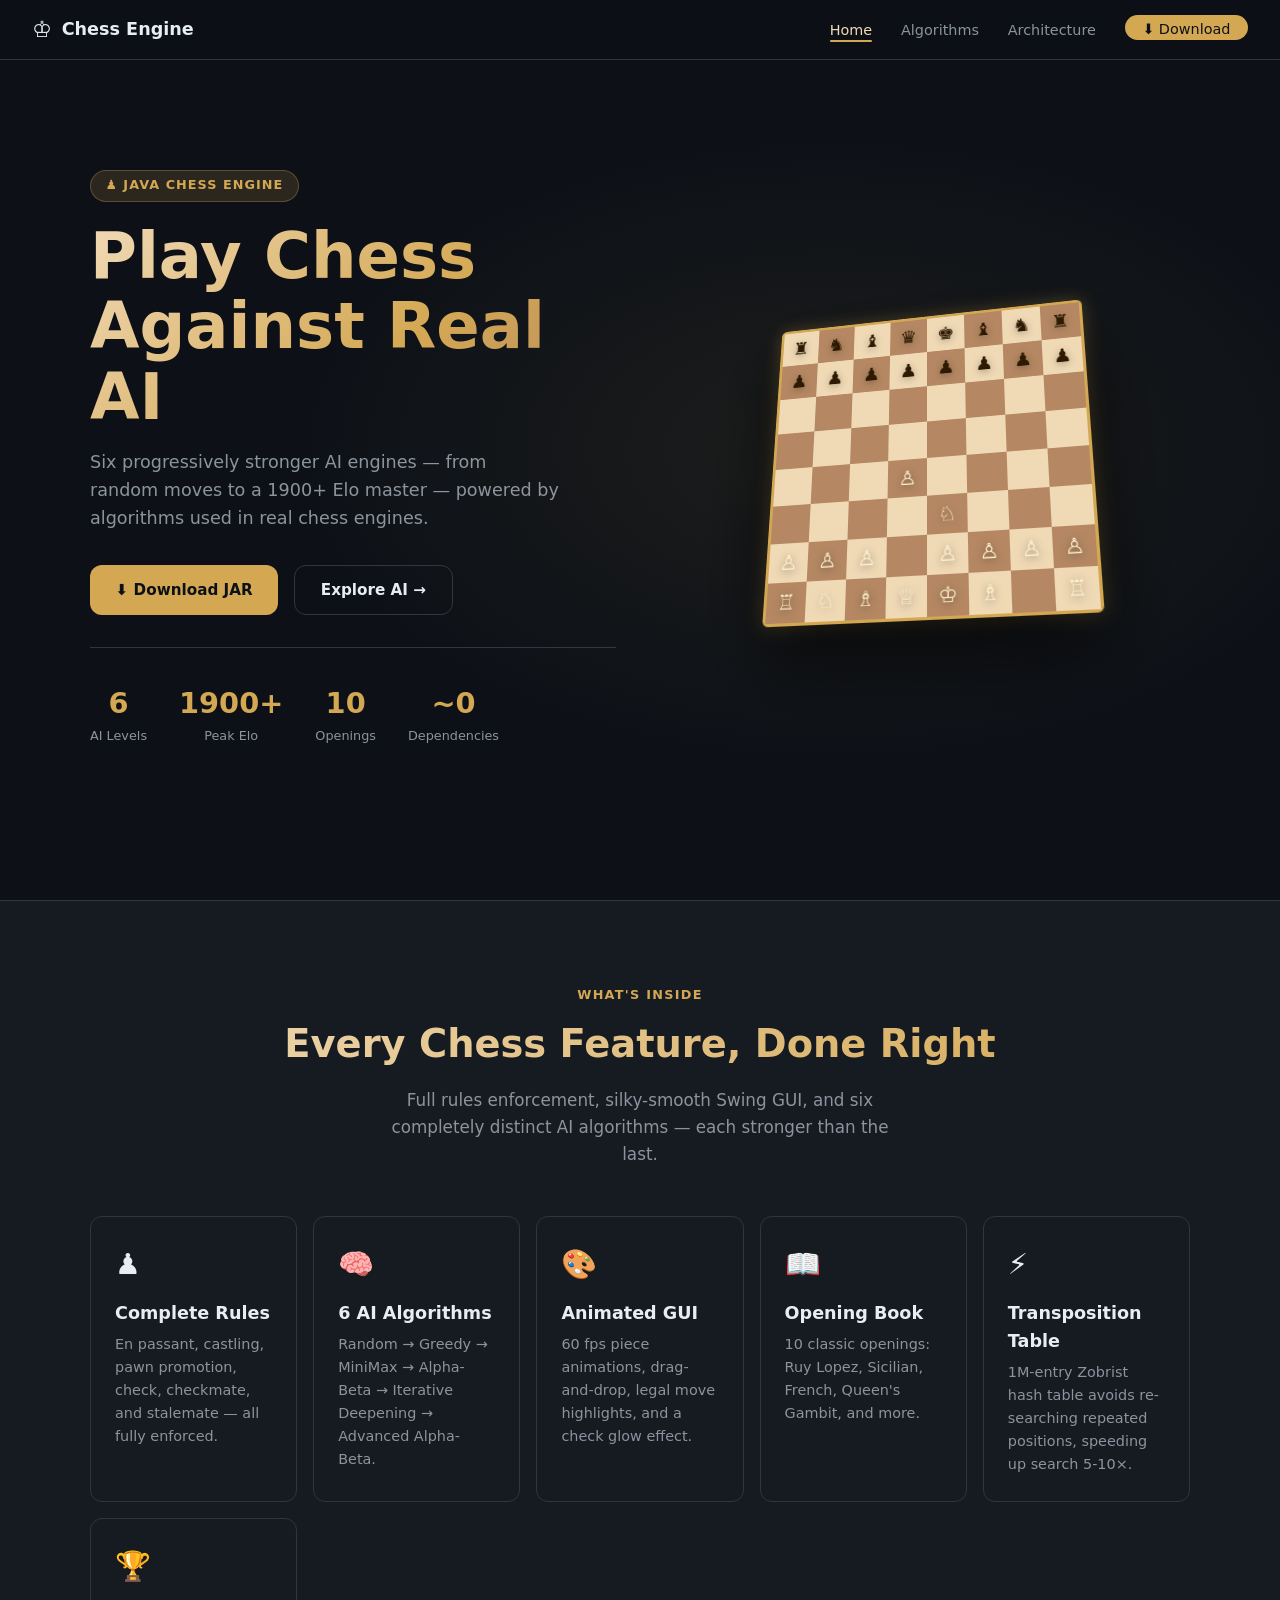
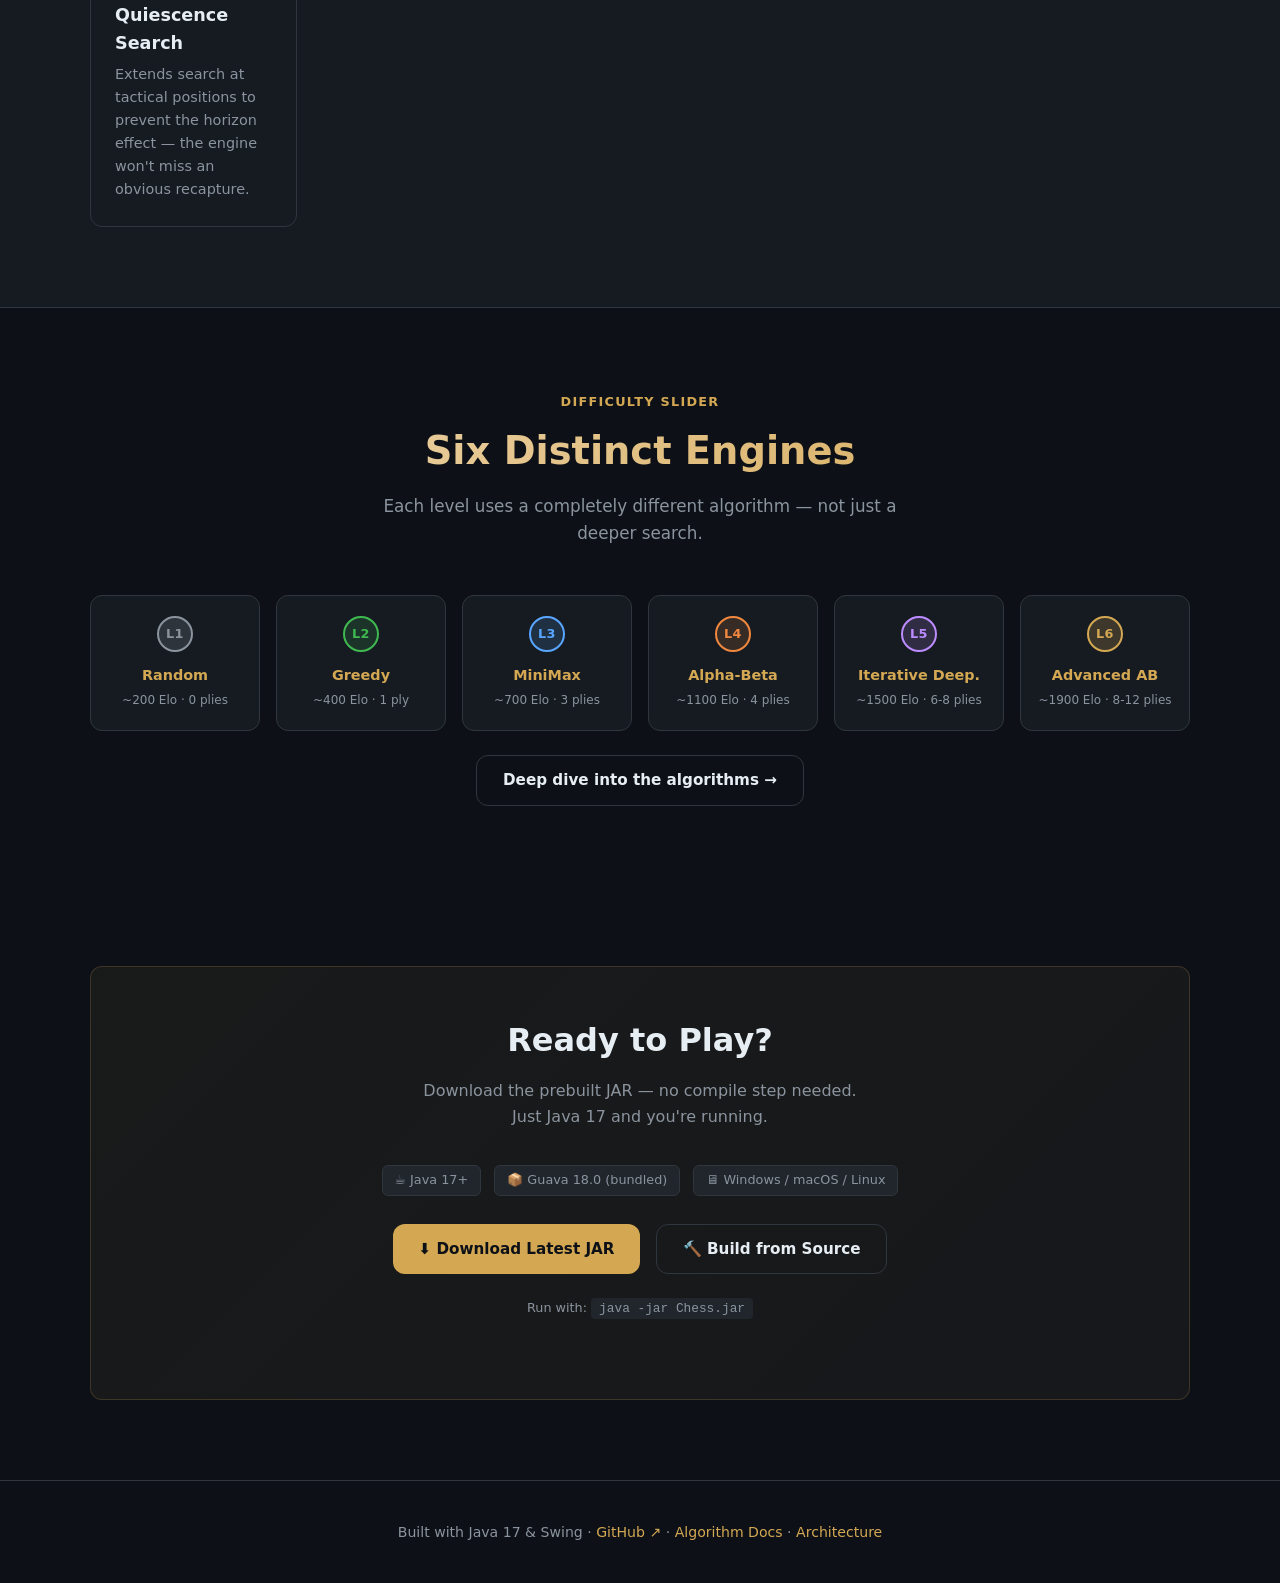
<file: docs/index.html>
<!DOCTYPE html>
<html lang="en">
<head>
  <meta charset="UTF-8">
  <meta name="viewport" content="width=device-width, initial-scale=1.0">
  <title>Chess Engine — Java AI Chess</title>
  <link rel="stylesheet" href="assets/style.css">
  <meta name="description" content="A fully featured Java chess engine with 6 AI difficulty levels, animated Swing GUI, and opening book support.">
  <style>
    /* page-specific */
    .features-grid { display:grid; grid-template-columns:repeat(auto-fit,minmax(200px,1fr)); gap:1rem; }
  </style>
</head>
<body>

<!-- ── Nav ──────────────────────────────────────────────────── -->
<nav>
  <div class="nav-brand">
    <span class="crown">♔</span>
    <span>Chess Engine</span>
  </div>
  <ul class="nav-links">
    <li><a href="index.html">Home</a></li>
    <li><a href="algorithms.html">Algorithms</a></li>
    <li><a href="architecture.html">Architecture</a></li>
    <li><a href="https://github.com/Aayush-Joshi-01/Chess/releases/latest" class="nav-download" target="_blank">⬇ Download</a></li>
  </ul>
</nav>

<!-- ── Hero ─────────────────────────────────────────────────── -->
<section class="hero">
  <div class="hero-inner">
    <div class="hero-text">
      <span class="eyebrow">♟ Java Chess Engine</span>
      <h1>Play Chess<br>Against Real AI</h1>
      <p>Six progressively stronger AI engines — from random moves to a 1900+ Elo master — powered by algorithms used in real chess engines.</p>
      <div class="hero-buttons">
        <a href="https://github.com/Aayush-Joshi-01/Chess/releases/latest"
           class="btn btn-primary" target="_blank">
          ⬇ Download JAR
        </a>
        <a href="algorithms.html" class="btn btn-secondary">Explore AI →</a>
      </div>
      <div class="hero-stats">
        <div class="stat-item"><div class="stat-num">6</div><div class="stat-label">AI Levels</div></div>
        <div class="stat-item"><div class="stat-num">1900+</div><div class="stat-label">Peak Elo</div></div>
        <div class="stat-item"><div class="stat-num">10</div><div class="stat-label">Openings</div></div>
        <div class="stat-item"><div class="stat-num">~0</div><div class="stat-label">Dependencies</div></div>
      </div>
    </div>

    <!-- 3D animated chess board -->
    <div class="board-wrap">
      <div class="board-3d">
        <div class="board-grid" id="hero-board"></div>
      </div>
    </div>
  </div>
</section>

<!-- ── Features ──────────────────────────────────────────────── -->
<section style="background:var(--surface); border-top:1px solid var(--border); border-bottom:1px solid var(--border);">
  <div class="section-inner">
    <div class="section-header">
      <span class="section-tag">What's Inside</span>
      <h2>Every Chess Feature, Done Right</h2>
      <p>Full rules enforcement, silky-smooth Swing GUI, and six completely distinct AI algorithms — each stronger than the last.</p>
    </div>
    <div class="features-grid">
      <div class="card fade-in">
        <div class="card-icon">♟</div>
        <h3>Complete Rules</h3>
        <p>En passant, castling, pawn promotion, check, checkmate, and stalemate — all fully enforced.</p>
      </div>
      <div class="card fade-in">
        <div class="card-icon">🧠</div>
        <h3>6 AI Algorithms</h3>
        <p>Random → Greedy → MiniMax → Alpha-Beta → Iterative Deepening → Advanced Alpha-Beta.</p>
      </div>
      <div class="card fade-in">
        <div class="card-icon">🎨</div>
        <h3>Animated GUI</h3>
        <p>60 fps piece animations, drag-and-drop, legal move highlights, and a check glow effect.</p>
      </div>
      <div class="card fade-in">
        <div class="card-icon">📖</div>
        <h3>Opening Book</h3>
        <p>10 classic openings: Ruy Lopez, Sicilian, French, Queen's Gambit, and more.</p>
      </div>
      <div class="card fade-in">
        <div class="card-icon">⚡</div>
        <h3>Transposition Table</h3>
        <p>1M-entry Zobrist hash table avoids re-searching repeated positions, speeding up search 5-10×.</p>
      </div>
      <div class="card fade-in">
        <div class="card-icon">🏆</div>
        <h3>Quiescence Search</h3>
        <p>Extends search at tactical positions to prevent the horizon effect — the engine won't miss an obvious recapture.</p>
      </div>
    </div>
  </div>
</section>

<!-- ── AI Level Cards ─────────────────────────────────────────── -->
<section>
  <div class="section-inner">
    <div class="section-header">
      <span class="section-tag">Difficulty Slider</span>
      <h2>Six Distinct Engines</h2>
      <p>Each level uses a completely different algorithm — not just a deeper search.</p>
    </div>
    <div class="algo-cards">
      <a href="algorithms.html#level-1" class="algo-card fade-in">
        <div class="level-badge l1">L1</div>
        <h4>Random</h4>
        <div class="elo">~200 Elo · 0 plies</div>
      </a>
      <a href="algorithms.html#level-2" class="algo-card fade-in">
        <div class="level-badge l2">L2</div>
        <h4>Greedy</h4>
        <div class="elo">~400 Elo · 1 ply</div>
      </a>
      <a href="algorithms.html#level-3" class="algo-card fade-in">
        <div class="level-badge l3">L3</div>
        <h4>MiniMax</h4>
        <div class="elo">~700 Elo · 3 plies</div>
      </a>
      <a href="algorithms.html#level-4" class="algo-card fade-in">
        <div class="level-badge l4">L4</div>
        <h4>Alpha-Beta</h4>
        <div class="elo">~1100 Elo · 4 plies</div>
      </a>
      <a href="algorithms.html#level-5" class="algo-card fade-in">
        <div class="level-badge l5">L5</div>
        <h4>Iterative Deep.</h4>
        <div class="elo">~1500 Elo · 6-8 plies</div>
      </a>
      <a href="algorithms.html#level-6" class="algo-card fade-in">
        <div class="level-badge l6">L6</div>
        <h4>Advanced AB</h4>
        <div class="elo">~1900 Elo · 8-12 plies</div>
      </a>
    </div>
    <p style="text-align:center;margin-top:1.5rem;">
      <a href="algorithms.html" class="btn btn-secondary">Deep dive into the algorithms →</a>
    </p>
  </div>
</section>

<!-- ── Download ───────────────────────────────────────────────── -->
<section>
  <div class="section-inner">
    <div class="download-section fade-in">
      <h2>Ready to Play?</h2>
      <p>Download the prebuilt JAR — no compile step needed. Just Java 17 and you're running.</p>
      <div style="margin-bottom:1.5rem;">
        <span class="req-tag">☕ Java 17+</span>
        <span class="req-tag">📦 Guava 18.0 (bundled)</span>
        <span class="req-tag">🖥 Windows / macOS / Linux</span>
      </div>
      <div style="display:flex;gap:1rem;justify-content:center;flex-wrap:wrap;">
        <a href="https://github.com/Aayush-Joshi-01/Chess/releases/latest"
           class="btn btn-primary" target="_blank">
          ⬇ Download Latest JAR
        </a>
        <a href="https://github.com/Aayush-Joshi-01/Chess#building-from-source"
           class="btn btn-secondary" target="_blank">
          🔨 Build from Source
        </a>
      </div>
      <p style="margin-top:1.5rem;font-size:.8rem;color:var(--muted);">
        Run with: <code style="background:var(--raised);padding:.2rem .5rem;border-radius:4px;font-family:monospace;">java -jar Chess.jar</code>
      </p>
    </div>
  </div>
</section>

<!-- ── Footer ─────────────────────────────────────────────────── -->
<footer>
  <p>Built with Java 17 &amp; Swing ·
     <a href="https://github.com/Aayush-Joshi-01/Chess" target="_blank">GitHub ↗</a> ·
     <a href="algorithms.html">Algorithm Docs</a> ·
     <a href="architecture.html">Architecture</a>
  </p>
</footer>

<script src="assets/app.js"></script>
<script>
/* ── Build chess board ────────────────────────────────── */
(function() {
  const board = document.getElementById('hero-board');
  if (!board) return;

  // Unicode chess pieces indexed by [rank 0-7][file 0-7]
  // rank 0 = row 8 (black pieces), rank 7 = row 1 (white pieces)
  const layout = [
    ['♜','♞','♝','♛','♚','♝','♞','♜'],
    ['♟','♟','♟','♟','♟','♟','♟','♟'],
    [  '',  '',  '',  '',  '',  '',  '',  ''],
    [  '',  '',  '',  '',  '',  '',  '',  ''],
    [  '',  '',  '',  '♙',  '',  '',  '',  ''],
    [  '',  '',  '',  '',  '♘',  '',  '',  ''],
    ['♙','♙','♙','',  '♙','♙','♙','♙'],
    ['♖','♘','♗','♕','♔','♗','',  '♖'],
  ];

  const whitePieces = new Set(['♙','♖','♘','♗','♕','♔']);
  // animated squares: rank,file → animation class
  const animated = { '4,3':'piece-anim-1', '5,4':'piece-anim-2', '7,4':'piece-anim-3' };

  layout.forEach((row, r) => {
    row.forEach((piece, f) => {
      const sq = document.createElement('div');
      sq.className = 'sq ' + ((r + f) % 2 === 0 ? 'light' : 'dark');
      if (piece) {
        const span = document.createElement('span');
        span.className = 'piece ' + (whitePieces.has(piece) ? 'white' : 'black');
        const animClass = animated[`${r},${f}`];
        if (animClass) span.classList.add(animClass);
        span.textContent = piece;
        sq.appendChild(span);
      }
      board.appendChild(sq);
    });
  });
})();
</script>
</body>
</html>
</file>
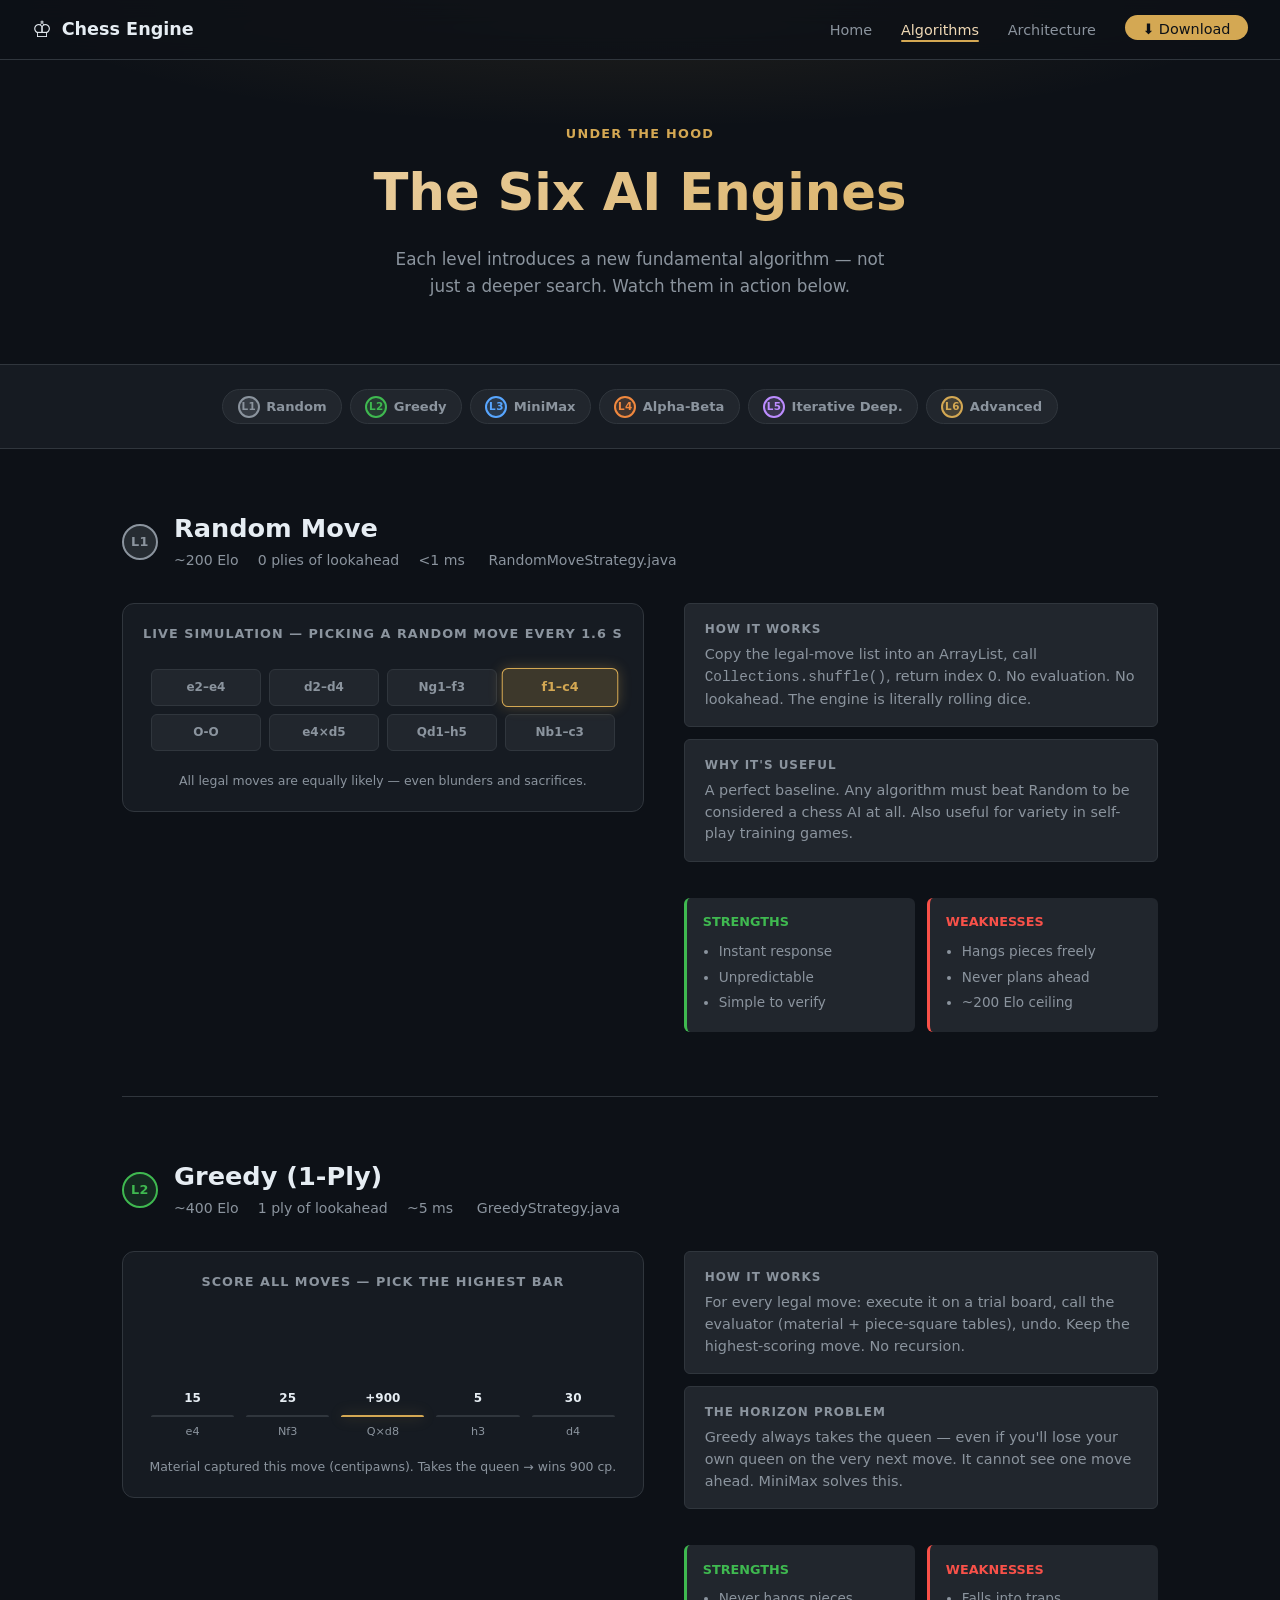
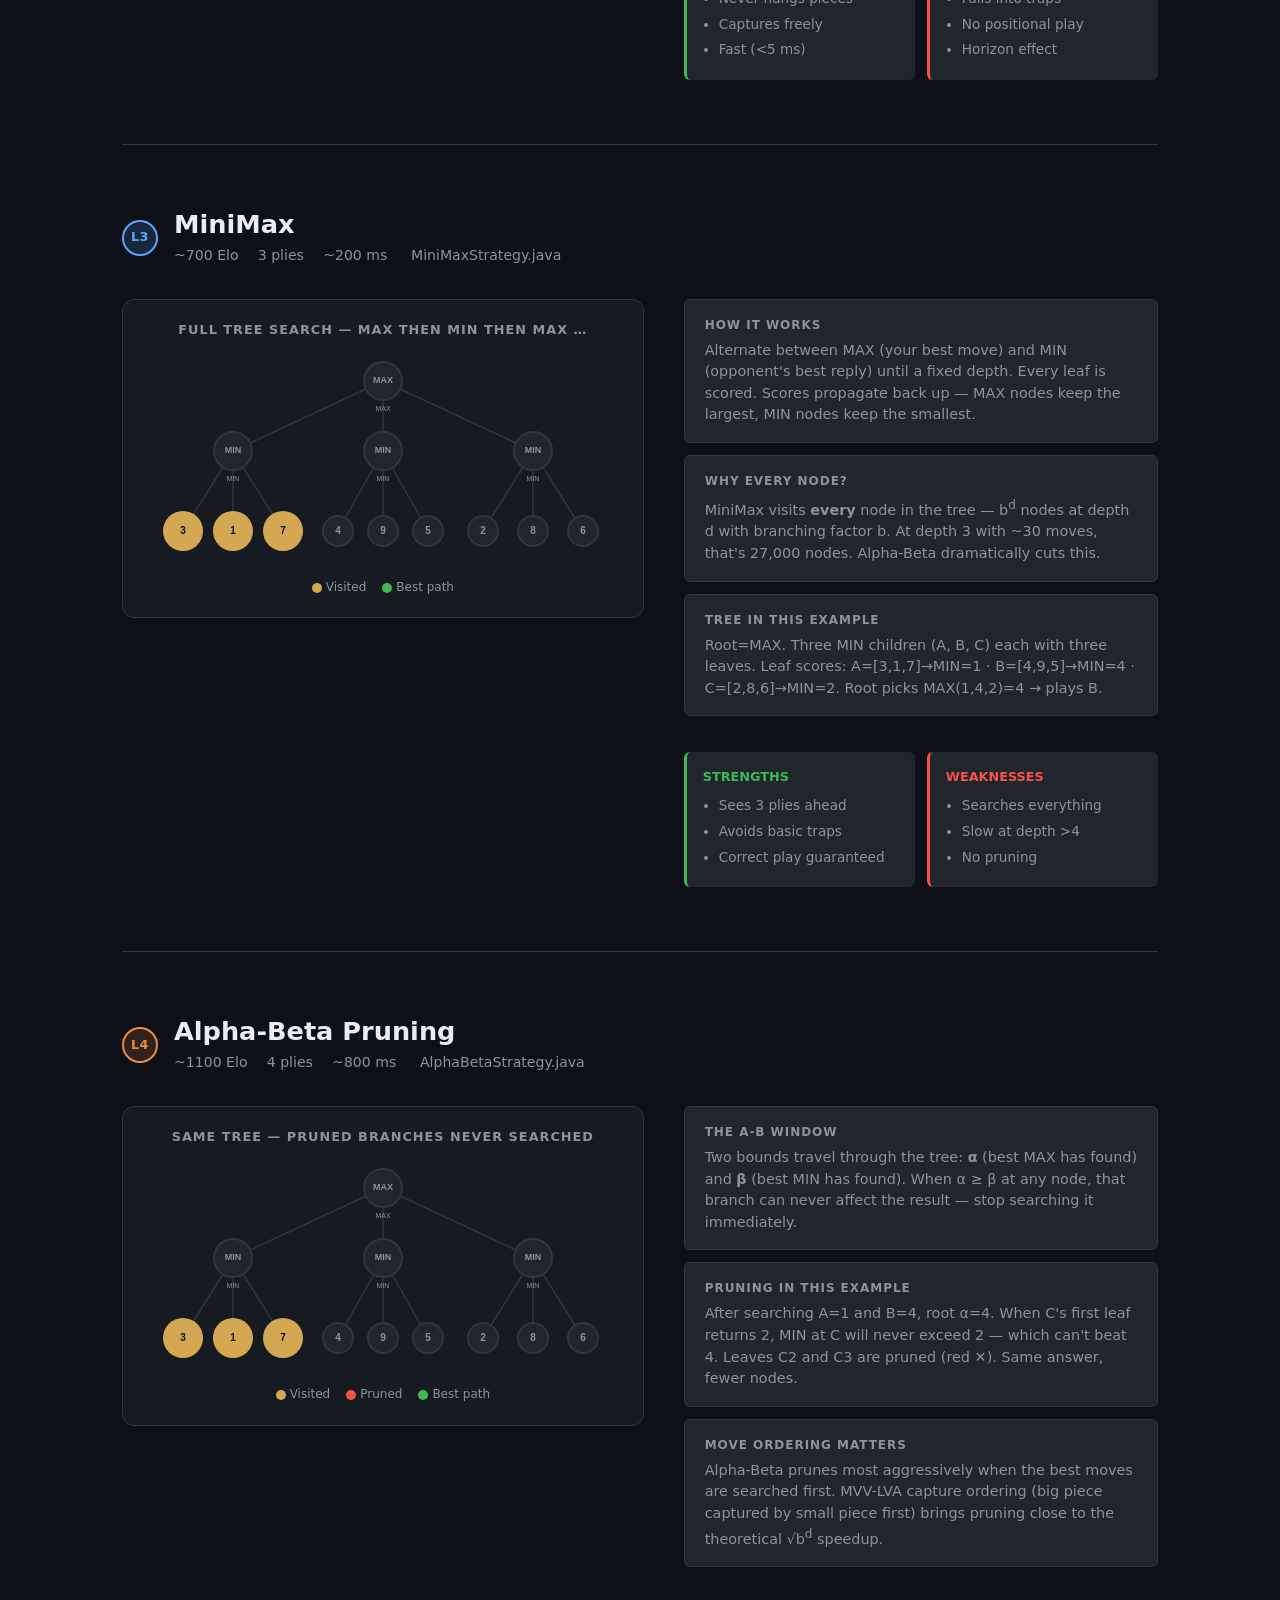
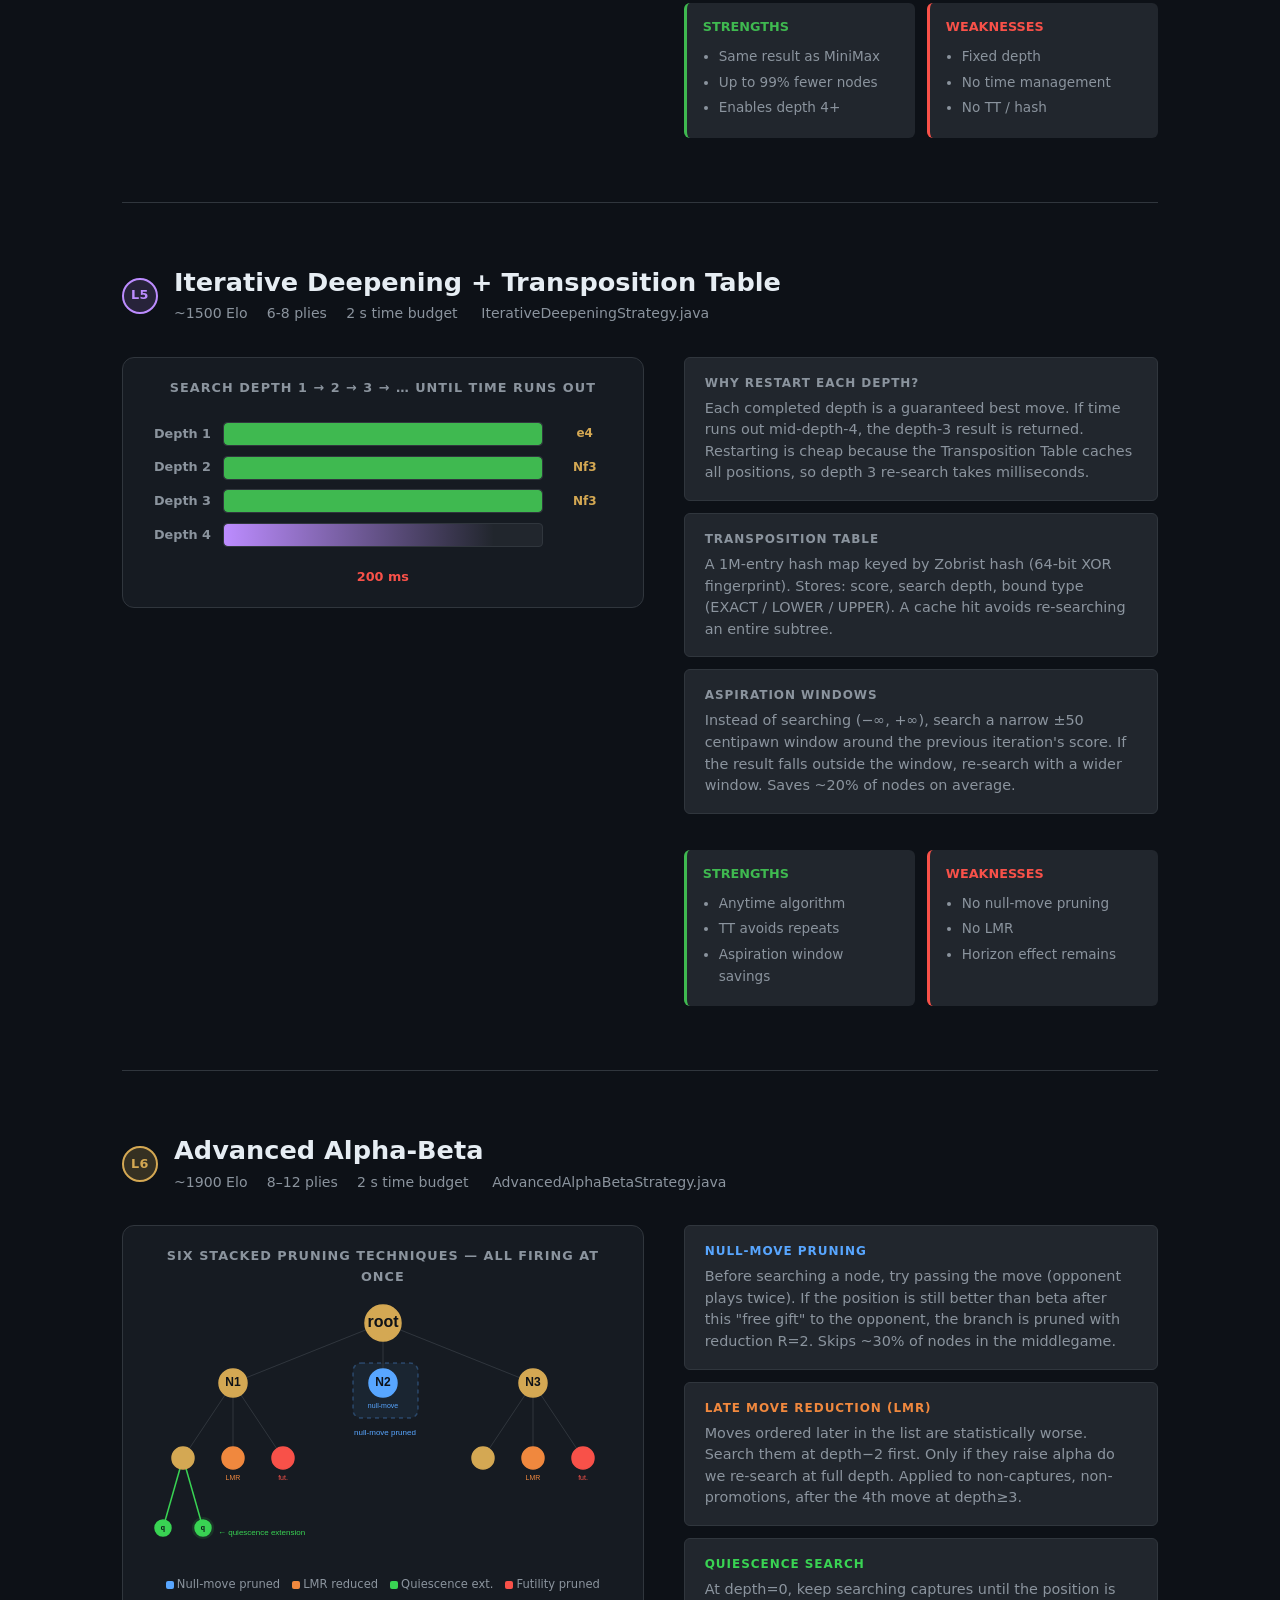
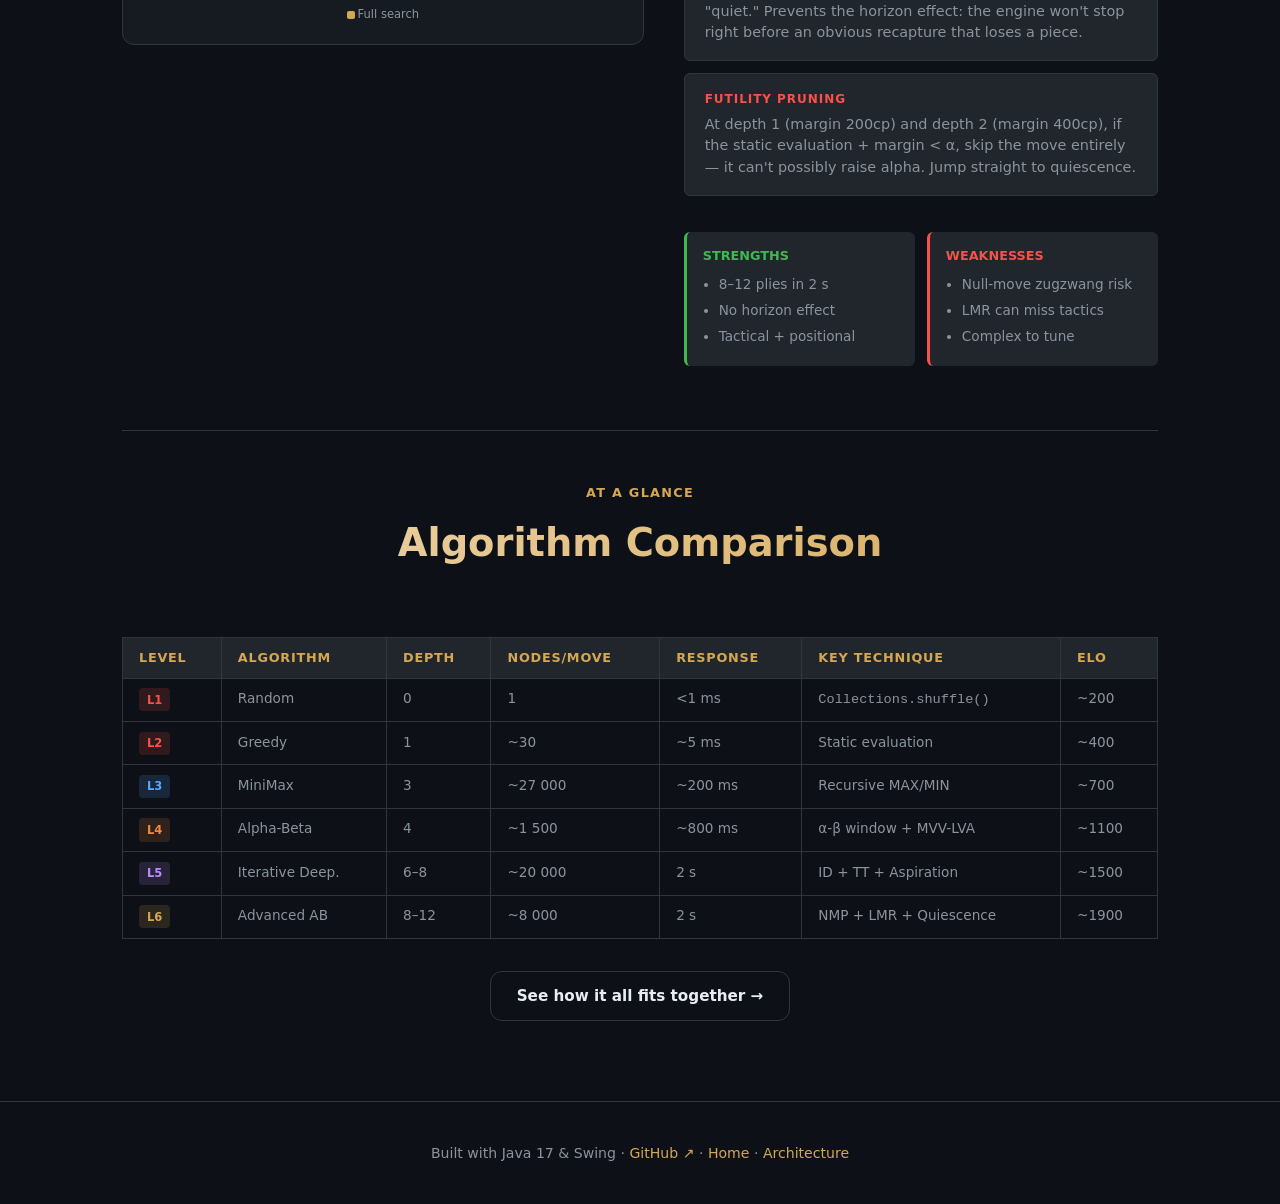
<file: docs/algorithms.html>
<!DOCTYPE html>
<html lang="en">
<head>
  <meta charset="UTF-8">
  <meta name="viewport" content="width=device-width, initial-scale=1.0">
  <title>AI Algorithms — Chess Engine</title>
  <link rel="stylesheet" href="assets/style.css">
  <style>
    .page-hero {
      padding: 120px 2rem 4rem;
      text-align: center;
      background: radial-gradient(ellipse 70% 50% at 50% 0%, rgba(212,168,83,.1) 0%, transparent 70%);
      border-bottom: 1px solid var(--border);
    }
    .page-hero h1 {
      font-size: clamp(2rem, 4vw, 3.2rem); font-weight:800;
      background: linear-gradient(135deg, var(--gold-lt), var(--gold));
      -webkit-background-clip:text; -webkit-text-fill-color:transparent; background-clip:text;
      margin-bottom:.75rem;
    }
    .page-hero p { color:var(--muted); max-width:48ch; margin:0 auto; font-size:1.05rem; }

    /* level nav pills */
    .level-nav {
      display:flex; gap:.5rem; flex-wrap:wrap; justify-content:center;
      padding:1.5rem 2rem; background:var(--surface);
      border-bottom:1px solid var(--border); position:sticky; top:60px; z-index:50;
    }
    .level-pill {
      display:inline-flex; align-items:center; gap:.4rem;
      padding:.35rem .9rem; border-radius:20px;
      font-size:.82rem; font-weight:600;
      border:1px solid var(--border); background:var(--raised);
      color:var(--muted); transition:all .2s; cursor:pointer; text-decoration:none;
    }
    .level-pill:hover { border-color:var(--gold); color:var(--gold); }

    .main-content { max-width:1100px; margin:0 auto; padding:0 2rem; }

    /* comparison table */
    .compare-table { width:100%; border-collapse:collapse; font-size:.85rem; margin-top:1rem; }
    .compare-table th { background:var(--raised); color:var(--gold); padding:.6rem 1rem;
      text-align:left; border:1px solid var(--border); font-size:.8rem; text-transform:uppercase; letter-spacing:.06em; }
    .compare-table td { padding:.6rem 1rem; border:1px solid var(--border); color:var(--muted); vertical-align:top; }
    .compare-table tr:hover td { background:rgba(212,168,83,.04); }
    .tag { display:inline-block; padding:.15rem .5rem; border-radius:4px; font-size:.72rem; font-weight:600; }
    .tag-green { background:rgba(63,185,80,.15); color:var(--green); }
    .tag-red   { background:rgba(248,81,73,.15);  color:var(--red); }
    .tag-gold  { background:rgba(212,168,83,.15); color:var(--gold); }
  </style>
</head>
<body>

<!-- ── Nav ──────────────────────────────────────────────────── -->
<nav>
  <div class="nav-brand"><span class="crown">♔</span><span>Chess Engine</span></div>
  <ul class="nav-links">
    <li><a href="index.html">Home</a></li>
    <li><a href="algorithms.html">Algorithms</a></li>
    <li><a href="architecture.html">Architecture</a></li>
    <li><a href="https://github.com/Aayush-Joshi-01/Chess/releases/latest" class="nav-download" target="_blank">⬇ Download</a></li>
  </ul>
</nav>

<!-- ── Page Hero ─────────────────────────────────────────────── -->
<div class="page-hero">
  <span class="section-tag">Under the Hood</span>
  <h1>The Six AI Engines</h1>
  <p>Each level introduces a new fundamental algorithm — not just a deeper search. Watch them in action below.</p>
</div>

<!-- ── Level Nav Pills ───────────────────────────────────────── -->
<div class="level-nav">
  <a href="#level-1" class="level-pill"><span class="level-badge l1" style="width:22px;height:22px;font-size:.65rem;">L1</span> Random</a>
  <a href="#level-2" class="level-pill"><span class="level-badge l2" style="width:22px;height:22px;font-size:.65rem;">L2</span> Greedy</a>
  <a href="#level-3" class="level-pill"><span class="level-badge l3" style="width:22px;height:22px;font-size:.65rem;">L3</span> MiniMax</a>
  <a href="#level-4" class="level-pill"><span class="level-badge l4" style="width:22px;height:22px;font-size:.65rem;">L4</span> Alpha-Beta</a>
  <a href="#level-5" class="level-pill"><span class="level-badge l5" style="width:22px;height:22px;font-size:.65rem;">L5</span> Iterative Deep.</a>
  <a href="#level-6" class="level-pill"><span class="level-badge l6" style="width:22px;height:22px;font-size:.65rem;">L6</span> Advanced</a>
</div>

<div class="main-content">

<!-- ════════════════════════════════════════════════════════════
     LEVEL 1 — RANDOM
═══════════════════════════════════════════════════════════════ -->
<section class="algo-page-section" id="level-1">
  <div class="algo-header">
    <div class="level-badge l1">L1</div>
    <div class="algo-header-text">
      <h2>Random Move</h2>
      <div class="meta">
        <span>~200 Elo</span><span>0 plies of lookahead</span><span>&lt;1 ms</span>
        <span style="color:var(--muted);">RandomMoveStrategy.java</span>
      </div>
    </div>
  </div>

  <div class="algo-body">
    <div class="algo-viz-wrap fade-in">
      <h4>Live Simulation — picking a random move every 1.6 s</h4>
      <div class="random-moves" id="random-viz">
        <div class="move-card">e2–e4</div>
        <div class="move-card">d2–d4</div>
        <div class="move-card">Ng1–f3</div>
        <div class="move-card">f1–c4</div>
        <div class="move-card">O-O</div>
        <div class="move-card">e4×d5</div>
        <div class="move-card">Qd1–h5</div>
        <div class="move-card">Nb1–c3</div>
      </div>
      <p style="font-size:.78rem;color:var(--muted);margin-top:.75rem;">
        All legal moves are equally likely — even blunders and sacrifices.
      </p>
    </div>

    <div class="concept-cards fade-in">
      <div class="concept-card">
        <div class="label" style="color:var(--muted);">How It Works</div>
        <p>Copy the legal-move list into an ArrayList, call <code>Collections.shuffle()</code>, return index 0. No evaluation. No lookahead. The engine is literally rolling dice.</p>
      </div>
      <div class="concept-card">
        <div class="label" style="color:var(--muted);">Why It's Useful</div>
        <p>A perfect baseline. Any algorithm must beat Random to be considered a chess AI at all. Also useful for variety in self-play training games.</p>
      </div>
      <div class="pro-con">
        <div class="pros">
          <h5>Strengths</h5>
          <ul>
            <li>Instant response</li>
            <li>Unpredictable</li>
            <li>Simple to verify</li>
          </ul>
        </div>
        <div class="cons">
          <h5>Weaknesses</h5>
          <ul>
            <li>Hangs pieces freely</li>
            <li>Never plans ahead</li>
            <li>~200 Elo ceiling</li>
          </ul>
        </div>
      </div>
    </div>
  </div>
</section>

<!-- ════════════════════════════════════════════════════════════
     LEVEL 2 — GREEDY
═══════════════════════════════════════════════════════════════ -->
<section class="algo-page-section" id="level-2">
  <div class="algo-header">
    <div class="level-badge l2">L2</div>
    <div class="algo-header-text">
      <h2>Greedy (1-Ply)</h2>
      <div class="meta">
        <span>~400 Elo</span><span>1 ply of lookahead</span><span>~5 ms</span>
        <span style="color:var(--muted);">GreedyStrategy.java</span>
      </div>
    </div>
  </div>

  <div class="algo-body">
    <div class="algo-viz-wrap fade-in">
      <h4>Score all moves — pick the highest bar</h4>
      <div id="greedy-viz">
        <div class="greedy-bars">
          <div class="bar-wrap">
            <div class="bar-score" id="gs0">15</div>
            <div class="bar" id="gb0" style="height:8%"></div>
            <div class="bar-label">e4</div>
          </div>
          <div class="bar-wrap">
            <div class="bar-score" id="gs1">25</div>
            <div class="bar" id="gb1" style="height:14%"></div>
            <div class="bar-label">Nf3</div>
          </div>
          <div class="bar-wrap">
            <div class="bar-score" id="gs2">+900</div>
            <div class="bar" id="gb2" style="height:96%" class="best"></div>
            <div class="bar-label">Q×d8</div>
          </div>
          <div class="bar-wrap">
            <div class="bar-score" id="gs3">5</div>
            <div class="bar" id="gb3" style="height:3%"></div>
            <div class="bar-label">h3</div>
          </div>
          <div class="bar-wrap">
            <div class="bar-score" id="gs4">30</div>
            <div class="bar" id="gb4" style="height:20%"></div>
            <div class="bar-label">d4</div>
          </div>
        </div>
        <p style="font-size:.78rem;color:var(--muted);margin-top:.5rem;text-align:center;">
          Material captured this move (centipawns). Takes the queen → wins 900 cp.
        </p>
      </div>
    </div>

    <div class="concept-cards fade-in">
      <div class="concept-card">
        <div class="label" style="color:var(--muted);">How It Works</div>
        <p>For every legal move: execute it on a trial board, call the evaluator (material + piece-square tables), undo. Keep the highest-scoring move. No recursion.</p>
      </div>
      <div class="concept-card">
        <div class="label" style="color:var(--muted);">The Horizon Problem</div>
        <p>Greedy always takes the queen — even if you'll lose your own queen on the very next move. It cannot see one move ahead. MiniMax solves this.</p>
      </div>
      <div class="pro-con">
        <div class="pros">
          <h5>Strengths</h5>
          <ul>
            <li>Never hangs pieces</li>
            <li>Captures freely</li>
            <li>Fast (&lt;5 ms)</li>
          </ul>
        </div>
        <div class="cons">
          <h5>Weaknesses</h5>
          <ul>
            <li>Falls into traps</li>
            <li>No positional play</li>
            <li>Horizon effect</li>
          </ul>
        </div>
      </div>
    </div>
  </div>
</section>

<!-- ════════════════════════════════════════════════════════════
     LEVEL 3 — MINIMAX
═══════════════════════════════════════════════════════════════ -->
<section class="algo-page-section" id="level-3">
  <div class="algo-header">
    <div class="level-badge l3">L3</div>
    <div class="algo-header-text">
      <h2>MiniMax</h2>
      <div class="meta">
        <span>~700 Elo</span><span>3 plies</span><span>~200 ms</span>
        <span style="color:var(--muted);">MiniMaxStrategy.java</span>
      </div>
    </div>
  </div>

  <div class="algo-body">
    <div class="algo-viz-wrap fade-in">
      <h4>Full tree search — MAX then MIN then MAX …</h4>
      <canvas id="mm-canvas" class="viz-canvas" width="460" height="210" style="height:210px"></canvas>
      <div style="display:flex;gap:1rem;justify-content:center;margin-top:.75rem;font-size:.75rem;color:var(--muted);">
        <span><span style="display:inline-block;width:10px;height:10px;border-radius:50%;background:#d4a853;margin-right:4px;vertical-align:middle;"></span>Visited</span>
        <span><span style="display:inline-block;width:10px;height:10px;border-radius:50%;background:#3fb950;margin-right:4px;vertical-align:middle;"></span>Best path</span>
      </div>
    </div>

    <div class="concept-cards fade-in">
      <div class="concept-card">
        <div class="label" style="color:var(--muted);">How It Works</div>
        <p>Alternate between MAX (your best move) and MIN (opponent's best reply) until a fixed depth. Every leaf is scored. Scores propagate back up — MAX nodes keep the largest, MIN nodes keep the smallest.</p>
      </div>
      <div class="concept-card">
        <div class="label" style="color:var(--muted);">Why Every Node?</div>
        <p>MiniMax visits <strong>every</strong> node in the tree — b<sup>d</sup> nodes at depth d with branching factor b. At depth 3 with ~30 moves, that's 27,000 nodes. Alpha-Beta dramatically cuts this.</p>
      </div>
      <div class="concept-card">
        <div class="label" style="color:var(--muted);">Tree in This Example</div>
        <p>Root=MAX. Three MIN children (A, B, C) each with three leaves. Leaf scores: A=[3,1,7]→MIN=1 · B=[4,9,5]→MIN=4 · C=[2,8,6]→MIN=2. Root picks MAX(1,4,2)=4 → plays B.</p>
      </div>
      <div class="pro-con">
        <div class="pros">
          <h5>Strengths</h5>
          <ul>
            <li>Sees 3 plies ahead</li>
            <li>Avoids basic traps</li>
            <li>Correct play guaranteed</li>
          </ul>
        </div>
        <div class="cons">
          <h5>Weaknesses</h5>
          <ul>
            <li>Searches everything</li>
            <li>Slow at depth &gt;4</li>
            <li>No pruning</li>
          </ul>
        </div>
      </div>
    </div>
  </div>
</section>

<!-- ════════════════════════════════════════════════════════════
     LEVEL 4 — ALPHA-BETA
═══════════════════════════════════════════════════════════════ -->
<section class="algo-page-section" id="level-4">
  <div class="algo-header">
    <div class="level-badge l4">L4</div>
    <div class="algo-header-text">
      <h2>Alpha-Beta Pruning</h2>
      <div class="meta">
        <span>~1100 Elo</span><span>4 plies</span><span>~800 ms</span>
        <span style="color:var(--muted);">AlphaBetaStrategy.java</span>
      </div>
    </div>
  </div>

  <div class="algo-body">
    <div class="algo-viz-wrap fade-in">
      <h4>Same tree — pruned branches never searched</h4>
      <canvas id="ab-canvas" class="viz-canvas" width="460" height="210" style="height:210px"></canvas>
      <div style="display:flex;gap:1rem;justify-content:center;margin-top:.75rem;font-size:.75rem;color:var(--muted);">
        <span><span style="display:inline-block;width:10px;height:10px;border-radius:50%;background:#d4a853;margin-right:4px;vertical-align:middle;"></span>Visited</span>
        <span><span style="display:inline-block;width:10px;height:10px;border-radius:50%;background:#f85149;margin-right:4px;vertical-align:middle;"></span>Pruned</span>
        <span><span style="display:inline-block;width:10px;height:10px;border-radius:50%;background:#3fb950;margin-right:4px;vertical-align:middle;"></span>Best path</span>
      </div>
    </div>

    <div class="concept-cards fade-in">
      <div class="concept-card">
        <div class="label" style="color:var(--muted);">The α-β Window</div>
        <p>Two bounds travel through the tree: <strong>α</strong> (best MAX has found) and <strong>β</strong> (best MIN has found). When α ≥ β at any node, that branch can never affect the result — stop searching it immediately.</p>
      </div>
      <div class="concept-card">
        <div class="label" style="color:var(--muted);">Pruning In This Example</div>
        <p>After searching A=1 and B=4, root α=4. When C's first leaf returns 2, MIN at C will never exceed 2 — which can't beat 4. Leaves C2 and C3 are pruned (red ✕). Same answer, fewer nodes.</p>
      </div>
      <div class="concept-card">
        <div class="label" style="color:var(--muted);">Move Ordering Matters</div>
        <p>Alpha-Beta prunes most aggressively when the best moves are searched first. MVV-LVA capture ordering (big piece captured by small piece first) brings pruning close to the theoretical √b<sup>d</sup> speedup.</p>
      </div>
      <div class="pro-con">
        <div class="pros">
          <h5>Strengths</h5>
          <ul>
            <li>Same result as MiniMax</li>
            <li>Up to 99% fewer nodes</li>
            <li>Enables depth 4+</li>
          </ul>
        </div>
        <div class="cons">
          <h5>Weaknesses</h5>
          <ul>
            <li>Fixed depth</li>
            <li>No time management</li>
            <li>No TT / hash</li>
          </ul>
        </div>
      </div>
    </div>
  </div>
</section>

<!-- ════════════════════════════════════════════════════════════
     LEVEL 5 — ITERATIVE DEEPENING + TT
═══════════════════════════════════════════════════════════════ -->
<section class="algo-page-section" id="level-5">
  <div class="algo-header">
    <div class="level-badge l5">L5</div>
    <div class="algo-header-text">
      <h2>Iterative Deepening + Transposition Table</h2>
      <div class="meta">
        <span>~1500 Elo</span><span>6-8 plies</span><span>2 s time budget</span>
        <span style="color:var(--muted);">IterativeDeepeningStrategy.java</span>
      </div>
    </div>
  </div>

  <div class="algo-body">
    <div class="algo-viz-wrap fade-in">
      <h4>Search depth 1 → 2 → 3 → … until time runs out</h4>
      <div id="id-viz">
        <div class="id-timeline">
          <div class="id-row">
            <div class="id-label">Depth 1</div>
            <div class="id-bar-wrap"><div class="id-bar" id="id-d1"></div></div>
            <div class="id-best" id="id-best1"></div>
          </div>
          <div class="id-row">
            <div class="id-label">Depth 2</div>
            <div class="id-bar-wrap"><div class="id-bar" id="id-d2"></div></div>
            <div class="id-best" id="id-best2"></div>
          </div>
          <div class="id-row">
            <div class="id-label">Depth 3</div>
            <div class="id-bar-wrap"><div class="id-bar" id="id-d3"></div></div>
            <div class="id-best" id="id-best3"></div>
          </div>
          <div class="id-row">
            <div class="id-label">Depth 4</div>
            <div class="id-bar-wrap"><div class="id-bar" id="id-d4"></div></div>
            <div class="id-best" id="id-best4"></div>
          </div>
        </div>
        <div class="id-timer" id="id-timer">2000 ms</div>
      </div>
    </div>

    <div class="concept-cards fade-in">
      <div class="concept-card">
        <div class="label" style="color:var(--muted);">Why Restart Each Depth?</div>
        <p>Each completed depth is a guaranteed best move. If time runs out mid-depth-4, the depth-3 result is returned. Restarting is cheap because the Transposition Table caches all positions, so depth 3 re-search takes milliseconds.</p>
      </div>
      <div class="concept-card">
        <div class="label" style="color:var(--muted);">Transposition Table</div>
        <p>A 1M-entry hash map keyed by Zobrist hash (64-bit XOR fingerprint). Stores: score, search depth, bound type (EXACT / LOWER / UPPER). A cache hit avoids re-searching an entire subtree.</p>
      </div>
      <div class="concept-card">
        <div class="label" style="color:var(--muted);">Aspiration Windows</div>
        <p>Instead of searching (−∞, +∞), search a narrow ±50 centipawn window around the previous iteration's score. If the result falls outside the window, re-search with a wider window. Saves ~20% of nodes on average.</p>
      </div>
      <div class="pro-con">
        <div class="pros">
          <h5>Strengths</h5>
          <ul>
            <li>Anytime algorithm</li>
            <li>TT avoids repeats</li>
            <li>Aspiration window savings</li>
          </ul>
        </div>
        <div class="cons">
          <h5>Weaknesses</h5>
          <ul>
            <li>No null-move pruning</li>
            <li>No LMR</li>
            <li>Horizon effect remains</li>
          </ul>
        </div>
      </div>
    </div>
  </div>
</section>

<!-- ════════════════════════════════════════════════════════════
     LEVEL 6 — ADVANCED ALPHA-BETA
═══════════════════════════════════════════════════════════════ -->
<section class="algo-page-section" id="level-6">
  <div class="algo-header">
    <div class="level-badge l6">L6</div>
    <div class="algo-header-text">
      <h2>Advanced Alpha-Beta</h2>
      <div class="meta">
        <span>~1900 Elo</span><span>8–12 plies</span><span>2 s time budget</span>
        <span style="color:var(--muted);">AdvancedAlphaBetaStrategy.java</span>
      </div>
    </div>
  </div>

  <div class="algo-body">
    <div class="algo-viz-wrap fade-in">
      <h4>Six stacked pruning techniques — all firing at once</h4>
      <canvas id="adv-canvas" class="viz-canvas" width="460" height="260" style="height:260px"></canvas>
      <div style="display:flex;gap:.75rem;flex-wrap:wrap;justify-content:center;margin-top:.75rem;font-size:.72rem;color:var(--muted);">
        <span><span style="display:inline-block;width:8px;height:8px;border-radius:2px;background:#58a6ff;margin-right:3px;vertical-align:middle;"></span>Null-move pruned</span>
        <span><span style="display:inline-block;width:8px;height:8px;border-radius:2px;background:#f0883e;margin-right:3px;vertical-align:middle;"></span>LMR reduced</span>
        <span><span style="display:inline-block;width:8px;height:8px;border-radius:2px;background:#39d353;margin-right:3px;vertical-align:middle;"></span>Quiescence ext.</span>
        <span><span style="display:inline-block;width:8px;height:8px;border-radius:2px;background:#f85149;margin-right:3px;vertical-align:middle;"></span>Futility pruned</span>
        <span><span style="display:inline-block;width:8px;height:8px;border-radius:2px;background:#d4a853;margin-right:3px;vertical-align:middle;"></span>Full search</span>
      </div>
    </div>

    <div class="concept-cards fade-in">
      <div class="concept-card">
        <div class="label" style="color:var(--blue);">Null-Move Pruning</div>
        <p>Before searching a node, try passing the move (opponent plays twice). If the position is still better than beta after this "free gift" to the opponent, the branch is pruned with reduction R=2. Skips ~30% of nodes in the middlegame.</p>
      </div>
      <div class="concept-card">
        <div class="label" style="color:var(--orange);">Late Move Reduction (LMR)</div>
        <p>Moves ordered later in the list are statistically worse. Search them at depth−2 first. Only if they raise alpha do we re-search at full depth. Applied to non-captures, non-promotions, after the 4th move at depth≥3.</p>
      </div>
      <div class="concept-card">
        <div class="label" style="color:var(--teal);">Quiescence Search</div>
        <p>At depth=0, keep searching captures until the position is "quiet." Prevents the horizon effect: the engine won't stop right before an obvious recapture that loses a piece.</p>
      </div>
      <div class="concept-card">
        <div class="label" style="color:var(--red);">Futility Pruning</div>
        <p>At depth 1 (margin 200cp) and depth 2 (margin 400cp), if the static evaluation + margin &lt; α, skip the move entirely — it can't possibly raise alpha. Jump straight to quiescence.</p>
      </div>
      <div class="pro-con">
        <div class="pros">
          <h5>Strengths</h5>
          <ul>
            <li>8–12 plies in 2 s</li>
            <li>No horizon effect</li>
            <li>Tactical + positional</li>
          </ul>
        </div>
        <div class="cons">
          <h5>Weaknesses</h5>
          <ul>
            <li>Null-move zugzwang risk</li>
            <li>LMR can miss tactics</li>
            <li>Complex to tune</li>
          </ul>
        </div>
      </div>
    </div>
  </div>
</section>

<!-- ════════════════════════════════════════════════════════════
     COMPARISON TABLE
═══════════════════════════════════════════════════════════════ -->
<section style="padding:3rem 0 5rem;">
  <div class="section-header fade-in">
    <span class="section-tag">At A Glance</span>
    <h2>Algorithm Comparison</h2>
  </div>
  <div class="fade-in" style="overflow-x:auto;">
    <table class="compare-table">
      <thead>
        <tr>
          <th>Level</th><th>Algorithm</th><th>Depth</th><th>Nodes/Move</th>
          <th>Response</th><th>Key Technique</th><th>Elo</th>
        </tr>
      </thead>
      <tbody>
        <tr>
          <td><span class="tag tag-red">L1</span></td>
          <td>Random</td><td>0</td><td>1</td><td>&lt;1 ms</td>
          <td><code>Collections.shuffle()</code></td>
          <td>~200</td>
        </tr>
        <tr>
          <td><span class="tag tag-red">L2</span></td>
          <td>Greedy</td><td>1</td><td>~30</td><td>~5 ms</td>
          <td>Static evaluation</td>
          <td>~400</td>
        </tr>
        <tr>
          <td><span class="tag" style="background:rgba(88,166,255,.15);color:#58a6ff;">L3</span></td>
          <td>MiniMax</td><td>3</td><td>~27 000</td><td>~200 ms</td>
          <td>Recursive MAX/MIN</td>
          <td>~700</td>
        </tr>
        <tr>
          <td><span class="tag" style="background:rgba(240,136,62,.15);color:#f0883e;">L4</span></td>
          <td>Alpha-Beta</td><td>4</td><td>~1 500</td><td>~800 ms</td>
          <td>α-β window + MVV-LVA</td>
          <td>~1100</td>
        </tr>
        <tr>
          <td><span class="tag" style="background:rgba(188,140,255,.15);color:#bc8cff;">L5</span></td>
          <td>Iterative Deep.</td><td>6–8</td><td>~20 000</td><td>2 s</td>
          <td>ID + TT + Aspiration</td>
          <td>~1500</td>
        </tr>
        <tr>
          <td><span class="tag tag-gold">L6</span></td>
          <td>Advanced AB</td><td>8–12</td><td>~8 000</td><td>2 s</td>
          <td>NMP + LMR + Quiescence</td>
          <td>~1900</td>
        </tr>
      </tbody>
    </table>
  </div>
  <p style="text-align:center;margin-top:2rem;">
    <a href="architecture.html" class="btn btn-secondary">See how it all fits together →</a>
  </p>
</section>

</div><!-- /main-content -->

<footer>
  <p>Built with Java 17 &amp; Swing ·
     <a href="https://github.com/Aayush-Joshi-01/Chess" target="_blank">GitHub ↗</a> ·
     <a href="index.html">Home</a> ·
     <a href="architecture.html">Architecture</a>
  </p>
</footer>

<script src="assets/app.js"></script>
<script>
// ── Random viz ────────────────────────────────────────────
initRandomViz('random-viz');

// ── Greedy viz ────────────────────────────────────────────
initGreedyViz('greedy-viz');

// ── Iterative Deepening viz ───────────────────────────────
initIDViz('id-viz');

// ── MiniMax tree ──────────────────────────────────────────
const mmNodes = {
  root: {x:230, y:25,  label:'MAX',  type:'MAX'},
  a:    {x:80,  y:95,  label:'MIN',  type:'MIN'},
  b:    {x:230, y:95,  label:'MIN',  type:'MIN'},
  c:    {x:380, y:95,  label:'MIN',  type:'MIN'},
  a1:   {x:30,  y:175, label:'3',    leaf:true},
  a2:   {x:80,  y:175, label:'1',    leaf:true},
  a3:   {x:130, y:175, label:'7',    leaf:true},
  b1:   {x:185, y:175, label:'4',    leaf:true},
  b2:   {x:230, y:175, label:'9',    leaf:true},
  b3:   {x:275, y:175, label:'5',    leaf:true},
  c1:   {x:330, y:175, label:'2',    leaf:true},
  c2:   {x:380, y:175, label:'8',    leaf:true},
  c3:   {x:430, y:175, label:'6',    leaf:true},
};
const treeEdges = [
  ['root','a'],['root','b'],['root','c'],
  ['a','a1'],['a','a2'],['a','a3'],
  ['b','b1'],['b','b2'],['b','b3'],
  ['c','c1'],['c','c2'],['c','c3'],
];
const mmSteps = [
  {t:'activate',n:'a1'}, {t:'activate',n:'a2'}, {t:'activate',n:'a3'},
  {t:'label',n:'a',v:'1'}, {t:'activate',n:'a'},
  {t:'activate',n:'b1'}, {t:'activate',n:'b2'}, {t:'activate',n:'b3'},
  {t:'label',n:'b',v:'4'}, {t:'activate',n:'b'},
  {t:'activate',n:'c1'}, {t:'activate',n:'c2'}, {t:'activate',n:'c3'},
  {t:'label',n:'c',v:'2'}, {t:'activate',n:'c'},
  {t:'label',n:'root',v:'4'}, {t:'best',n:'root'}, {t:'best',n:'b'}, {t:'best',n:'b1'},
  {t:'reset'},
];
new TreeAnimator('mm-canvas', mmNodes, treeEdges, mmSteps, 520);

// ── Alpha-Beta tree ───────────────────────────────────────
const abNodes = JSON.parse(JSON.stringify(mmNodes)); // deep copy
const abSteps = [
  // A branch — all 3 visited (root α starts at -∞)
  {t:'activate',n:'a1'}, {t:'activate',n:'a2'}, {t:'activate',n:'a3'},
  {t:'label',n:'a',v:'1'}, {t:'activate',n:'a'},
  // B branch — all 3 visited (after A: root α=1)
  {t:'activate',n:'b1'}, {t:'activate',n:'b2'}, {t:'activate',n:'b3'},
  {t:'label',n:'b',v:'4'}, {t:'activate',n:'b'},
  // C branch — c1 visited → β=2 < α=4 → PRUNE c2, c3
  {t:'activate',n:'c1'},
  {t:'prune',n:'c2'}, {t:'prune',n:'c3'},
  {t:'label',n:'c',v:'≤2'}, {t:'activate',n:'c'},
  {t:'label',n:'root',v:'4'}, {t:'best',n:'root'}, {t:'best',n:'b'}, {t:'best',n:'b1'},
  {t:'reset'},
];
new TreeAnimator('ab-canvas', abNodes, treeEdges, abSteps, 520);

// ── Advanced Alpha-Beta — techniques diagram ──────────────
(function() {
  const canvas = document.getElementById('adv-canvas');
  if (!canvas) return;
  const dpr = window.devicePixelRatio || 1;
  const W = 460, H = 260;
  canvas.width  = W * dpr; canvas.height = H * dpr;
  const ctx = canvas.getContext('2d');
  ctx.scale(dpr, dpr);

  // Draw a richer tree showing technique zones
  // Node layout: branching=3, depth=3 with extra quiescence layer
  const nodes = {
    root: {x:230, y:20,  r:18, color:'#d4a853', label:'root'},
    // depth 1
    n1: {x:80,  y:80,  r:14, color:'#d4a853', label:'N1'},
    n2: {x:230, y:80,  r:14, color:'#58a6ff', label:'N2', tag:'null-move'},
    n3: {x:380, y:80,  r:14, color:'#d4a853', label:'N3'},
    // depth 2
    n11:{x:30,  y:155, r:11, color:'#d4a853', label:''},
    n12:{x:80,  y:155, r:11, color:'#f0883e', label:'',  tag:'LMR'},
    n13:{x:130, y:155, r:11, color:'#f85149', label:'',  tag:'fut.'},
    n31:{x:330, y:155, r:11, color:'#d4a853', label:''},
    n32:{x:380, y:155, r:11, color:'#f0883e', label:'',  tag:'LMR'},
    n33:{x:430, y:155, r:11, color:'#f85149', label:'',  tag:'fut.'},
    // quiescence nodes below n11
    q1: {x:10,  y:225, r:8, color:'#39d353', label:'q'},
    q2: {x:50,  y:225, r:8, color:'#39d353', label:'q'},
  };
  const edges = [
    ['root','n1'],['root','n2'],['root','n3'],
    ['n1','n11'],['n1','n12'],['n1','n13'],
    ['n3','n31'],['n3','n32'],['n3','n33'],
    ['n11','q1'],['n11','q2'],
  ];

  let tick = 0;
  const glowing = ['root','n1','n3','n11','q1','q2','n31'];
  let glowIdx = 0;
  const glowState = {};

  function drawScene() {
    ctx.clearRect(0, 0, W, H);

    // null-move zone overlay (n2 branch)
    ctx.fillStyle = 'rgba(88,166,255,.07)';
    ctx.beginPath();
    ctx.roundRect(200, 60, 65, 55, 8);
    ctx.fill();
    ctx.strokeStyle = 'rgba(88,166,255,.3)';
    ctx.lineWidth = 1.5;
    ctx.setLineDash([4,4]);
    ctx.stroke();
    ctx.setLineDash([]);
    ctx.fillStyle = '#58a6ff';
    ctx.font = '8px sans-serif'; ctx.textAlign = 'center';
    ctx.fillText('null-move pruned', 232, 130);

    // edges
    edges.forEach(([a, b]) => {
      const na = nodes[a], nb = nodes[b];
      ctx.beginPath(); ctx.moveTo(na.x, na.y); ctx.lineTo(nb.x, nb.y);
      ctx.strokeStyle = b === 'q1' || b === 'q2' ? '#39d353' : '#30363d';
      ctx.lineWidth = b === 'q1' || b === 'q2' ? 1.5 : 1;
      ctx.setLineDash([]);
      ctx.stroke();
    });

    // nodes
    Object.entries(nodes).forEach(([k, n]) => {
      // glow pulse
      const pulse = glowState[k] || 0;

      if (pulse > 0) {
        ctx.beginPath(); ctx.arc(n.x, n.y, n.r + 6 * pulse, 0, Math.PI*2);
        ctx.fillStyle = n.color.replace(')', ',.15)').replace('#', 'rgba(').replace(
          /rgba\((..)(..)(..),/, (m, r, g, b) =>
            `rgba(${parseInt(r,16)},${parseInt(g,16)},${parseInt(b,16)},`
        );
        // simpler glow
        ctx.fillStyle = n.color + '22';
        ctx.fill();
      }

      ctx.beginPath(); ctx.arc(n.x, n.y, n.r, 0, Math.PI*2);
      ctx.fillStyle = n.color;
      ctx.fill();
      ctx.strokeStyle = n.color;
      ctx.lineWidth = 1.5;
      ctx.stroke();

      if (n.label) {
        ctx.fillStyle = '#0d1117';
        ctx.font = `bold ${Math.max(7,n.r-2)}px sans-serif`;
        ctx.textAlign = 'center'; ctx.textBaseline = 'middle';
        ctx.fillText(n.label, n.x, n.y);
      }

      if (n.tag) {
        ctx.fillStyle = n.color;
        ctx.font = '7px sans-serif'; ctx.textAlign = 'center';
        ctx.fillText(n.tag, n.x, n.y + n.r + 9);
      }
    });

    // legend annotations
    ctx.font = '8px sans-serif';
    ctx.fillStyle = '#39d353'; ctx.textAlign = 'left';
    ctx.fillText('← quiescence extension', 65, 230);
  }

  // gentle pulse animation
  function animate() {
    tick++;
    if (tick % 8 === 0) {
      const k = glowing[glowIdx % glowing.length];
      glowState[k] = 1;
      glowIdx++;
    }
    Object.keys(glowState).forEach(k => {
      glowState[k] = Math.max(0, glowState[k] - 0.06);
      if (glowState[k] === 0) delete glowState[k];
    });
    drawScene();
    requestAnimationFrame(animate);
  }
  animate();
})();
</script>
</body>
</html>
</file>
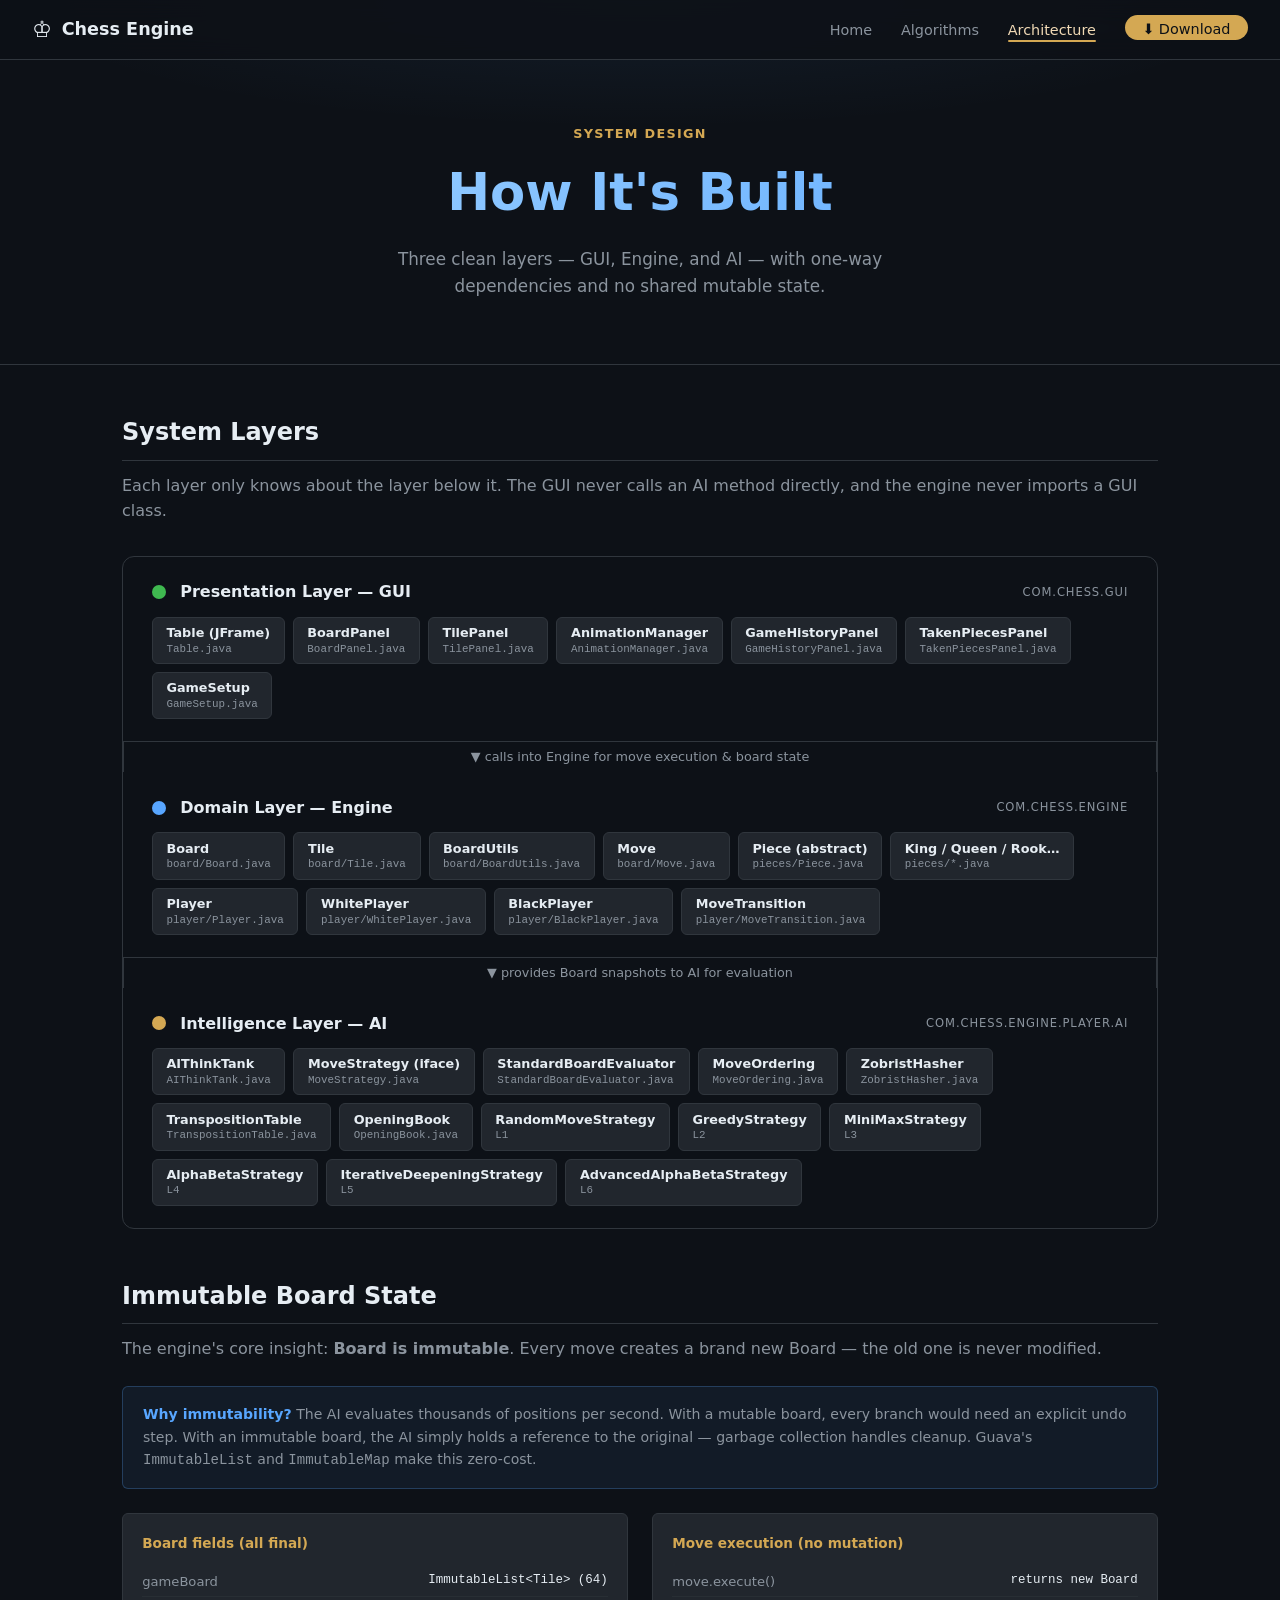
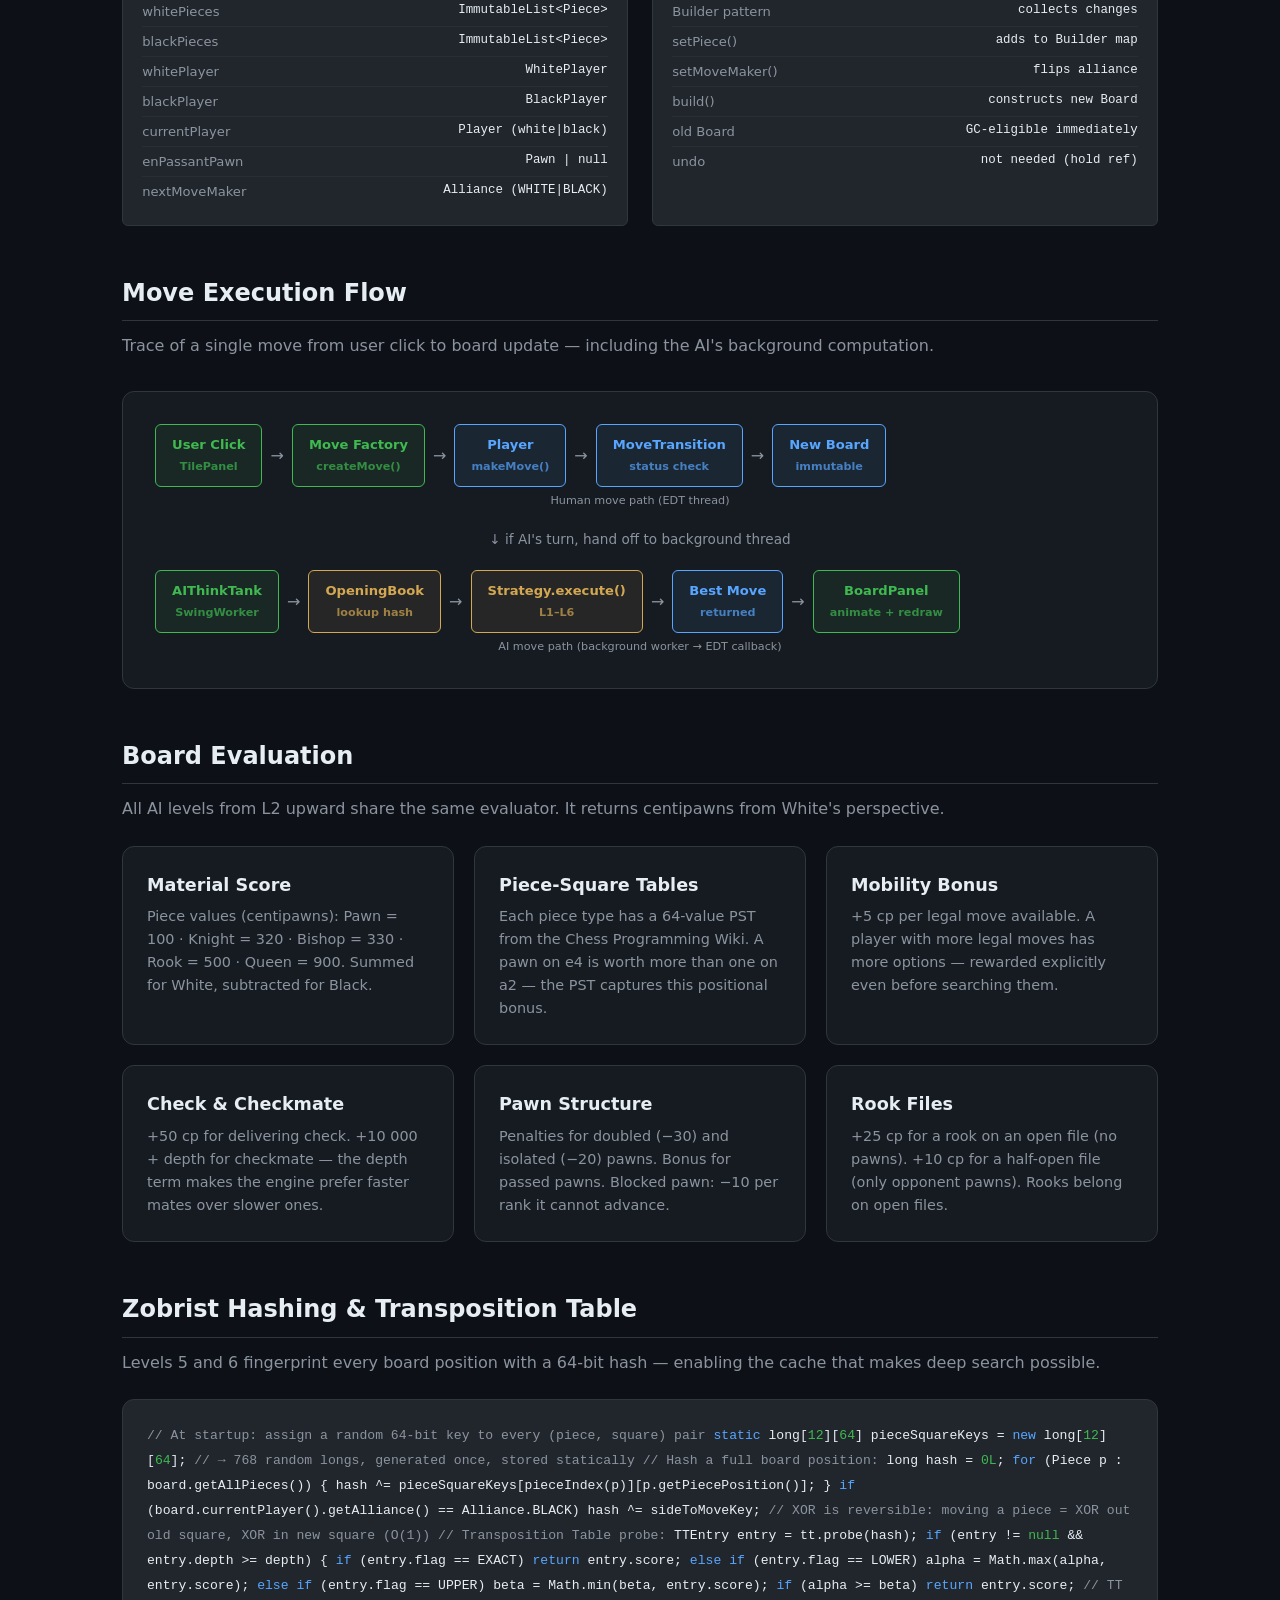
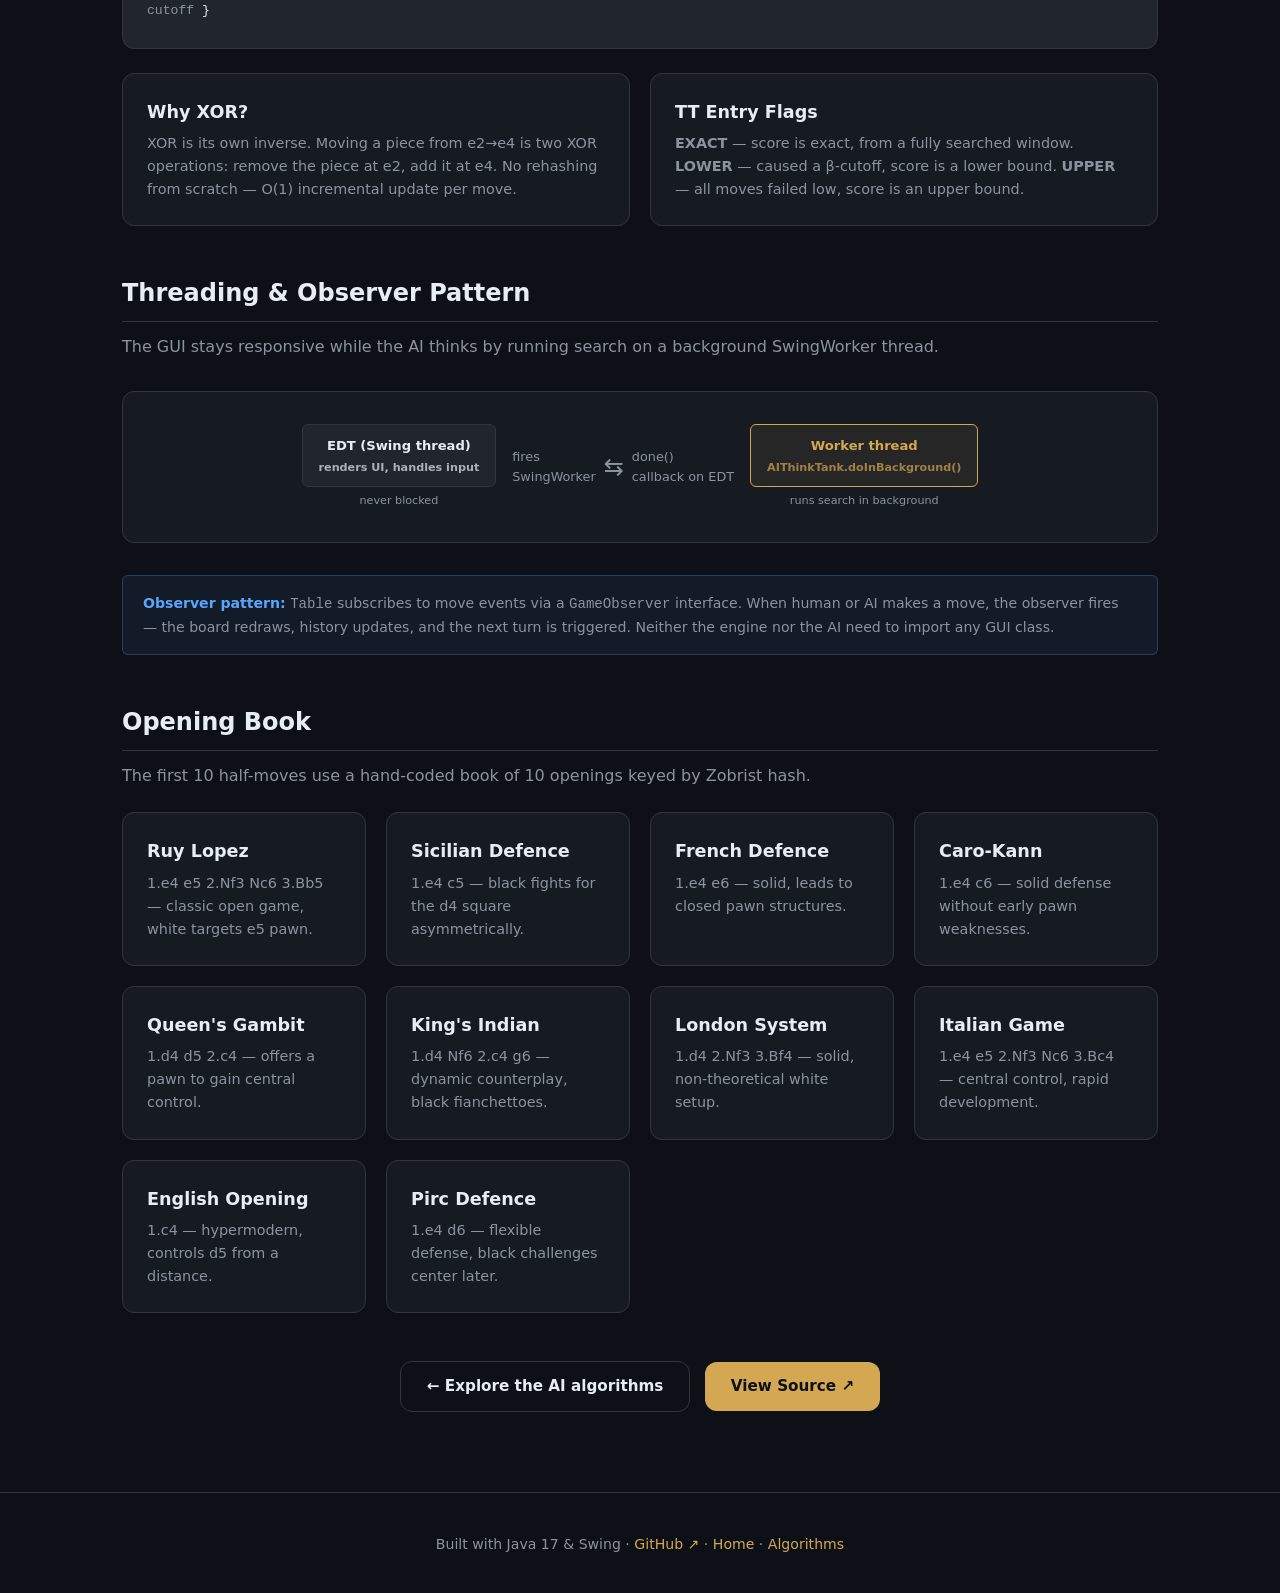
<file: docs/architecture.html>
<!DOCTYPE html>
<html lang="en">
<head>
  <meta charset="UTF-8">
  <meta name="viewport" content="width=device-width, initial-scale=1.0">
  <title>Architecture — Chess Engine</title>
  <link rel="stylesheet" href="assets/style.css">
  <style>
    .page-hero {
      padding: 120px 2rem 4rem; text-align:center;
      background: radial-gradient(ellipse 70% 50% at 50% 0%, rgba(88,166,255,.08) 0%, transparent 70%);
      border-bottom:1px solid var(--border);
    }
    .page-hero h1 {
      font-size:clamp(2rem,4vw,3.2rem); font-weight:800;
      background: linear-gradient(135deg, #a8d8ff, #58a6ff);
      -webkit-background-clip:text; -webkit-text-fill-color:transparent; background-clip:text;
      margin-bottom:.75rem;
    }
    .page-hero p { color:var(--muted); max-width:48ch; margin:0 auto; font-size:1.05rem; }

    .main-content { max-width:1100px; margin:0 auto; padding:0 2rem 5rem; }

    /* Layer diagram */
    .layer-diagram {
      display:flex; flex-direction:column; gap:0;
      border:1px solid var(--border); border-radius:var(--r); overflow:hidden;
      margin:2rem 0;
    }
    .layer {
      padding:1.4rem 1.8rem;
      border-bottom:1px solid var(--border);
      opacity:0; transform:translateY(16px);
      transition: opacity .5s ease, transform .5s ease;
      position:relative;
    }
    .layer:last-child { border-bottom:none; }
    .layer.visible { opacity:1; transform:none; }
    .layer-header { display:flex; align-items:center; gap:.9rem; margin-bottom:.75rem; }
    .layer-dot { width:14px; height:14px; border-radius:50%; flex-shrink:0; }
    .layer-header h3 { font-size:1rem; font-weight:700; }
    .layer-header .layer-badge-text {
      font-size:.72rem; text-transform:uppercase; letter-spacing:.08em;
      color:var(--muted); margin-left:auto;
    }
    .layer-components {
      display:flex; flex-wrap:wrap; gap:.5rem;
    }
    .comp-chip {
      background:var(--raised); border:1px solid var(--border);
      border-radius:var(--r-sm); padding:.45rem .85rem;
      font-size:.8rem; font-weight:600; line-height:1.2;
    }
    .comp-chip small { display:block; font-size:.68rem; color:var(--muted); font-weight:400; font-family:monospace; margin-top:.15rem; }

    /* connector arrow between layers */
    .layer-arrow {
      text-align:center; color:var(--muted); font-size:.8rem;
      padding:.3rem 0; background:var(--bg);
      border-left:1px solid var(--border); border-right:1px solid var(--border);
    }

    /* Data flow */
    .flow-diagram {
      background:var(--surface); border:1px solid var(--border);
      border-radius:var(--r); padding:2rem; margin:2rem 0;
      overflow-x:auto;
    }
    .flow-row {
      display:flex; align-items:center; gap:.5rem;
      flex-wrap:nowrap; min-width:600px;
    }
    .flow-node {
      background:var(--raised); border:1px solid var(--border);
      border-radius:var(--r-sm); padding:.6rem 1rem;
      font-size:.82rem; font-weight:600; text-align:center;
      white-space:nowrap; flex-shrink:0;
      transition:all .25s;
    }
    .flow-node:hover { border-color:var(--gold); color:var(--gold); }
    .flow-node.gui   { border-color:var(--green);  color:var(--green);  background:rgba(63,185,80,.08); }
    .flow-node.engine{ border-color:var(--blue);   color:var(--blue);   background:rgba(88,166,255,.08); }
    .flow-node.ai    { border-color:var(--gold);   color:var(--gold);   background:rgba(212,168,83,.08); }
    .flow-arrow-h { color:var(--muted); font-size:1rem; flex-shrink:0; }
    .flow-label { font-size:.7rem; color:var(--muted); text-align:center; margin-top:.3rem; }

    /* Zobrist / TT explainer */
    .hash-demo {
      background:var(--raised); border:1px solid var(--border);
      border-radius:var(--r); padding:1.5rem; font-family:monospace;
      font-size:.82rem; line-height:1.9; overflow-x:auto;
    }
    .hash-demo .kw { color:var(--blue); }
    .hash-demo .val{ color:var(--green); }
    .hash-demo .cmt{ color:var(--muted); }

    /* Board state diagram */
    .board-state-diagram {
      display:grid; grid-template-columns:1fr 1fr; gap:1.5rem;
    }
    @media(max-width:640px) { .board-state-diagram { grid-template-columns:1fr; } }
    .bsd-box {
      background:var(--raised); border:1px solid var(--border);
      border-radius:var(--r-sm); padding:1.2rem;
    }
    .bsd-box h4 { font-size:.85rem; font-weight:700; margin-bottom:.75rem; color:var(--gold); }
    .bsd-row { display:flex; justify-content:space-between; padding:.25rem 0;
      border-bottom:1px solid rgba(48,54,61,.5); font-size:.82rem; }
    .bsd-row:last-child { border-bottom:none; }
    .bsd-key { color:var(--muted); }
    .bsd-val { color:var(--text); font-family:monospace; font-size:.78rem; }

    /* Immutability note */
    .info-box {
      background:rgba(88,166,255,.07); border:1px solid rgba(88,166,255,.25);
      border-radius:var(--r-sm); padding:1rem 1.25rem;
      font-size:.88rem; color:var(--muted); margin:1.5rem 0;
    }
    .info-box strong { color:var(--blue); }

    h2.section-title {
      font-size:1.5rem; font-weight:800; margin:3rem 0 .75rem;
      padding-bottom:.5rem; border-bottom:1px solid var(--border);
    }
    h2.section-title + p { color:var(--muted); margin-bottom:1.5rem; }
  </style>
</head>
<body>

<!-- ── Nav ──────────────────────────────────────────────────── -->
<nav>
  <div class="nav-brand"><span class="crown">♔</span><span>Chess Engine</span></div>
  <ul class="nav-links">
    <li><a href="index.html">Home</a></li>
    <li><a href="algorithms.html">Algorithms</a></li>
    <li><a href="architecture.html">Architecture</a></li>
    <li><a href="https://github.com/Aayush-Joshi-01/Chess/releases/latest" class="nav-download" target="_blank">⬇ Download</a></li>
  </ul>
</nav>

<!-- ── Page Hero ─────────────────────────────────────────────── -->
<div class="page-hero">
  <span class="section-tag">System Design</span>
  <h1>How It's Built</h1>
  <p>Three clean layers — GUI, Engine, and AI — with one-way dependencies and no shared mutable state.</p>
</div>

<div class="main-content">

  <!-- ── Layer Diagram ─────────────────────────────────────────── -->
  <h2 class="section-title">System Layers</h2>
  <p>Each layer only knows about the layer below it. The GUI never calls an AI method directly, and the engine never imports a GUI class.</p>

  <div class="layer-diagram">
    <!-- GUI Layer -->
    <div class="layer" id="lay-gui">
      <div class="layer-header">
        <div class="layer-dot" style="background:#3fb950"></div>
        <h3>Presentation Layer — GUI</h3>
        <span class="layer-badge-text">com.chess.gui</span>
      </div>
      <div class="layer-components">
        <div class="comp-chip">Table (JFrame)<small>Table.java</small></div>
        <div class="comp-chip">BoardPanel<small>BoardPanel.java</small></div>
        <div class="comp-chip">TilePanel<small>TilePanel.java</small></div>
        <div class="comp-chip">AnimationManager<small>AnimationManager.java</small></div>
        <div class="comp-chip">GameHistoryPanel<small>GameHistoryPanel.java</small></div>
        <div class="comp-chip">TakenPiecesPanel<small>TakenPiecesPanel.java</small></div>
        <div class="comp-chip">GameSetup<small>GameSetup.java</small></div>
      </div>
    </div>
    <div class="layer-arrow">▼ calls into Engine for move execution &amp; board state</div>

    <!-- Engine Layer -->
    <div class="layer" id="lay-engine">
      <div class="layer-header">
        <div class="layer-dot" style="background:#58a6ff"></div>
        <h3>Domain Layer — Engine</h3>
        <span class="layer-badge-text">com.chess.engine</span>
      </div>
      <div class="layer-components">
        <div class="comp-chip">Board<small>board/Board.java</small></div>
        <div class="comp-chip">Tile<small>board/Tile.java</small></div>
        <div class="comp-chip">BoardUtils<small>board/BoardUtils.java</small></div>
        <div class="comp-chip">Move<small>board/Move.java</small></div>
        <div class="comp-chip">Piece (abstract)<small>pieces/Piece.java</small></div>
        <div class="comp-chip">King / Queen / Rook…<small>pieces/*.java</small></div>
        <div class="comp-chip">Player<small>player/Player.java</small></div>
        <div class="comp-chip">WhitePlayer<small>player/WhitePlayer.java</small></div>
        <div class="comp-chip">BlackPlayer<small>player/BlackPlayer.java</small></div>
        <div class="comp-chip">MoveTransition<small>player/MoveTransition.java</small></div>
      </div>
    </div>
    <div class="layer-arrow">▼ provides Board snapshots to AI for evaluation</div>

    <!-- AI Layer -->
    <div class="layer" id="lay-ai">
      <div class="layer-header">
        <div class="layer-dot" style="background:#d4a853"></div>
        <h3>Intelligence Layer — AI</h3>
        <span class="layer-badge-text">com.chess.engine.player.ai</span>
      </div>
      <div class="layer-components">
        <div class="comp-chip">AIThinkTank<small>AIThinkTank.java</small></div>
        <div class="comp-chip">MoveStrategy (iface)<small>MoveStrategy.java</small></div>
        <div class="comp-chip">StandardBoardEvaluator<small>StandardBoardEvaluator.java</small></div>
        <div class="comp-chip">MoveOrdering<small>MoveOrdering.java</small></div>
        <div class="comp-chip">ZobristHasher<small>ZobristHasher.java</small></div>
        <div class="comp-chip">TranspositionTable<small>TranspositionTable.java</small></div>
        <div class="comp-chip">OpeningBook<small>OpeningBook.java</small></div>
        <div class="comp-chip">RandomMoveStrategy<small>L1</small></div>
        <div class="comp-chip">GreedyStrategy<small>L2</small></div>
        <div class="comp-chip">MiniMaxStrategy<small>L3</small></div>
        <div class="comp-chip">AlphaBetaStrategy<small>L4</small></div>
        <div class="comp-chip">IterativeDeepeningStrategy<small>L5</small></div>
        <div class="comp-chip">AdvancedAlphaBetaStrategy<small>L6</small></div>
      </div>
    </div>
  </div>

  <!-- ── Immutable Board ──────────────────────────────────────── -->
  <h2 class="section-title">Immutable Board State</h2>
  <p>The engine's core insight: <strong>Board is immutable</strong>. Every move creates a brand new Board — the old one is never modified.</p>

  <div class="info-box">
    <strong>Why immutability?</strong> The AI evaluates thousands of positions per second. With a mutable board, every branch would need an explicit undo step. With an immutable board, the AI simply holds a reference to the original — garbage collection handles cleanup. Guava's <code>ImmutableList</code> and <code>ImmutableMap</code> make this zero-cost.
  </div>

  <div class="board-state-diagram fade-in">
    <div class="bsd-box">
      <h4>Board fields (all final)</h4>
      <div class="bsd-row"><span class="bsd-key">gameBoard</span><span class="bsd-val">ImmutableList&lt;Tile&gt; (64)</span></div>
      <div class="bsd-row"><span class="bsd-key">whitePieces</span><span class="bsd-val">ImmutableList&lt;Piece&gt;</span></div>
      <div class="bsd-row"><span class="bsd-key">blackPieces</span><span class="bsd-val">ImmutableList&lt;Piece&gt;</span></div>
      <div class="bsd-row"><span class="bsd-key">whitePlayer</span><span class="bsd-val">WhitePlayer</span></div>
      <div class="bsd-row"><span class="bsd-key">blackPlayer</span><span class="bsd-val">BlackPlayer</span></div>
      <div class="bsd-row"><span class="bsd-key">currentPlayer</span><span class="bsd-val">Player (white|black)</span></div>
      <div class="bsd-row"><span class="bsd-key">enPassantPawn</span><span class="bsd-val">Pawn | null</span></div>
      <div class="bsd-row"><span class="bsd-key">nextMoveMaker</span><span class="bsd-val">Alliance (WHITE|BLACK)</span></div>
    </div>
    <div class="bsd-box">
      <h4>Move execution (no mutation)</h4>
      <div class="bsd-row"><span class="bsd-key">move.execute()</span><span class="bsd-val">returns new Board</span></div>
      <div class="bsd-row"><span class="bsd-key">Builder pattern</span><span class="bsd-val">collects changes</span></div>
      <div class="bsd-row"><span class="bsd-key">setPiece()</span><span class="bsd-val">adds to Builder map</span></div>
      <div class="bsd-row"><span class="bsd-key">setMoveMaker()</span><span class="bsd-val">flips alliance</span></div>
      <div class="bsd-row"><span class="bsd-key">build()</span><span class="bsd-val">constructs new Board</span></div>
      <div class="bsd-row"><span class="bsd-key">old Board</span><span class="bsd-val">GC-eligible immediately</span></div>
      <div class="bsd-row"><span class="bsd-key">undo</span><span class="bsd-val">not needed (hold ref)</span></div>
    </div>
  </div>

  <!-- ── Data Flow ────────────────────────────────────────────── -->
  <h2 class="section-title">Move Execution Flow</h2>
  <p>Trace of a single move from user click to board update — including the AI's background computation.</p>

  <div class="flow-diagram fade-in">
    <div style="margin-bottom:1.2rem;">
      <div class="flow-row">
        <div class="flow-node gui">User Click<br><small style="font-size:.7rem;color:inherit;opacity:.7;">TilePanel</small></div>
        <div class="flow-arrow-h">→</div>
        <div class="flow-node gui">Move Factory<br><small style="font-size:.7rem;color:inherit;opacity:.7;">createMove()</small></div>
        <div class="flow-arrow-h">→</div>
        <div class="flow-node engine">Player<br><small style="font-size:.7rem;color:inherit;opacity:.7;">makeMove()</small></div>
        <div class="flow-arrow-h">→</div>
        <div class="flow-node engine">MoveTransition<br><small style="font-size:.7rem;color:inherit;opacity:.7;">status check</small></div>
        <div class="flow-arrow-h">→</div>
        <div class="flow-node engine">New Board<br><small style="font-size:.7rem;color:inherit;opacity:.7;">immutable</small></div>
      </div>
      <div class="flow-label">Human move path (EDT thread)</div>
    </div>
    <div style="text-align:center;color:var(--muted);margin:0 0 1.2rem;font-size:.85rem;">↓ if AI's turn, hand off to background thread</div>
    <div>
      <div class="flow-row">
        <div class="flow-node gui">AIThinkTank<br><small style="font-size:.7rem;color:inherit;opacity:.7;">SwingWorker</small></div>
        <div class="flow-arrow-h">→</div>
        <div class="flow-node ai">OpeningBook<br><small style="font-size:.7rem;color:inherit;opacity:.7;">lookup hash</small></div>
        <div class="flow-arrow-h">→</div>
        <div class="flow-node ai">Strategy.execute()<br><small style="font-size:.7rem;color:inherit;opacity:.7;">L1–L6</small></div>
        <div class="flow-arrow-h">→</div>
        <div class="flow-node engine">Best Move<br><small style="font-size:.7rem;color:inherit;opacity:.7;">returned</small></div>
        <div class="flow-arrow-h">→</div>
        <div class="flow-node gui">BoardPanel<br><small style="font-size:.7rem;color:inherit;opacity:.7;">animate + redraw</small></div>
      </div>
      <div class="flow-label">AI move path (background worker → EDT callback)</div>
    </div>
  </div>

  <!-- ── Evaluation Function ──────────────────────────────────── -->
  <h2 class="section-title">Board Evaluation</h2>
  <p>All AI levels from L2 upward share the same evaluator. It returns centipawns from White's perspective.</p>

  <div class="grid-2 fade-in" style="margin:1.5rem 0;">
    <div class="card">
      <h3>Material Score</h3>
      <p>Piece values (centipawns): Pawn = 100 · Knight = 320 · Bishop = 330 · Rook = 500 · Queen = 900. Summed for White, subtracted for Black.</p>
    </div>
    <div class="card">
      <h3>Piece-Square Tables</h3>
      <p>Each piece type has a 64-value PST from the Chess Programming Wiki. A pawn on e4 is worth more than one on a2 — the PST captures this positional bonus.</p>
    </div>
    <div class="card">
      <h3>Mobility Bonus</h3>
      <p>+5 cp per legal move available. A player with more legal moves has more options — rewarded explicitly even before searching them.</p>
    </div>
    <div class="card">
      <h3>Check &amp; Checkmate</h3>
      <p>+50 cp for delivering check. +10 000 + depth for checkmate — the depth term makes the engine prefer faster mates over slower ones.</p>
    </div>
    <div class="card">
      <h3>Pawn Structure</h3>
      <p>Penalties for doubled (−30) and isolated (−20) pawns. Bonus for passed pawns. Blocked pawn: −10 per rank it cannot advance.</p>
    </div>
    <div class="card">
      <h3>Rook Files</h3>
      <p>+25 cp for a rook on an open file (no pawns). +10 cp for a half-open file (only opponent pawns). Rooks belong on open files.</p>
    </div>
  </div>

  <!-- ── Zobrist Hashing ─────────────────────────────────────── -->
  <h2 class="section-title">Zobrist Hashing &amp; Transposition Table</h2>
  <p>Levels 5 and 6 fingerprint every board position with a 64-bit hash — enabling the cache that makes deep search possible.</p>

  <div class="hash-demo fade-in">
<span class="cmt">// At startup: assign a random 64-bit key to every (piece, square) pair</span>
<span class="kw">static</span> long[<span class="val">12</span>][<span class="val">64</span>] pieceSquareKeys = <span class="kw">new</span> long[<span class="val">12</span>][<span class="val">64</span>];
<span class="cmt">// → 768 random longs, generated once, stored statically</span>

<span class="cmt">// Hash a full board position:</span>
long hash = <span class="val">0L</span>;
<span class="kw">for</span> (Piece p : board.getAllPieces()) {
    hash ^= pieceSquareKeys[pieceIndex(p)][p.getPiecePosition()];
}
<span class="kw">if</span> (board.currentPlayer().getAlliance() == Alliance.BLACK) hash ^= sideToMoveKey;
<span class="cmt">// XOR is reversible: moving a piece = XOR out old square, XOR in new square (O(1))</span>

<span class="cmt">// Transposition Table probe:</span>
TTEntry entry = tt.probe(hash);
<span class="kw">if</span> (entry != <span class="val">null</span> &amp;&amp; entry.depth >= depth) {
    <span class="kw">if</span>      (entry.flag == EXACT) <span class="kw">return</span> entry.score;
    <span class="kw">else if</span> (entry.flag == LOWER) alpha = Math.max(alpha, entry.score);
    <span class="kw">else if</span> (entry.flag == UPPER) beta  = Math.min(beta,  entry.score);
    <span class="kw">if</span> (alpha >= beta) <span class="kw">return</span> entry.score; <span class="cmt">// TT cutoff</span>
}
  </div>

  <div class="grid-2 fade-in" style="margin-top:1.5rem;">
    <div class="card">
      <h3>Why XOR?</h3>
      <p>XOR is its own inverse. Moving a piece from e2→e4 is two XOR operations: remove the piece at e2, add it at e4. No rehashing from scratch — O(1) incremental update per move.</p>
    </div>
    <div class="card">
      <h3>TT Entry Flags</h3>
      <p><strong>EXACT</strong> — score is exact, from a fully searched window. <strong>LOWER</strong> — caused a β-cutoff, score is a lower bound. <strong>UPPER</strong> — all moves failed low, score is an upper bound.</p>
    </div>
  </div>

  <!-- ── Observer / Threading ────────────────────────────────── -->
  <h2 class="section-title">Threading &amp; Observer Pattern</h2>
  <p>The GUI stays responsive while the AI thinks by running search on a background SwingWorker thread.</p>

  <div class="flow-diagram fade-in">
    <div class="flow-row" style="justify-content:center;flex-wrap:wrap;gap:1rem;">
      <div style="text-align:center;">
        <div class="flow-node" style="min-width:130px;">EDT (Swing thread)<br><small style="font-size:.7rem;opacity:.7">renders UI, handles input</small></div>
        <div class="flow-label">never blocked</div>
      </div>
      <div style="display:flex;align-items:center;gap:.5rem;">
        <span style="font-size:.8rem;color:var(--muted);">fires<br>SwingWorker</span>
        <div class="flow-arrow-h" style="font-size:1.5rem;">⇆</div>
        <span style="font-size:.8rem;color:var(--muted);">done()<br>callback on EDT</span>
      </div>
      <div style="text-align:center;">
        <div class="flow-node ai" style="min-width:130px;">Worker thread<br><small style="font-size:.7rem;opacity:.7">AIThinkTank.doInBackground()</small></div>
        <div class="flow-label">runs search in background</div>
      </div>
    </div>
  </div>

  <div class="info-box" style="margin-top:1.5rem;">
    <strong>Observer pattern:</strong> <code>Table</code> subscribes to move events via a <code>GameObserver</code> interface. When human or AI makes a move, the observer fires — the board redraws, history updates, and the next turn is triggered. Neither the engine nor the AI need to import any GUI class.
  </div>

  <!-- ── Opening Book ──────────────────────────────────────────── -->
  <h2 class="section-title">Opening Book</h2>
  <p>The first 10 half-moves use a hand-coded book of 10 openings keyed by Zobrist hash.</p>

  <div class="grid-3 fade-in">
    <div class="card"><h3>Ruy Lopez</h3><p>1.e4 e5 2.Nf3 Nc6 3.Bb5 — classic open game, white targets e5 pawn.</p></div>
    <div class="card"><h3>Sicilian Defence</h3><p>1.e4 c5 — black fights for the d4 square asymmetrically.</p></div>
    <div class="card"><h3>French Defence</h3><p>1.e4 e6 — solid, leads to closed pawn structures.</p></div>
    <div class="card"><h3>Caro-Kann</h3><p>1.e4 c6 — solid defense without early pawn weaknesses.</p></div>
    <div class="card"><h3>Queen's Gambit</h3><p>1.d4 d5 2.c4 — offers a pawn to gain central control.</p></div>
    <div class="card"><h3>King's Indian</h3><p>1.d4 Nf6 2.c4 g6 — dynamic counterplay, black fianchettoes.</p></div>
    <div class="card"><h3>London System</h3><p>1.d4 2.Nf3 3.Bf4 — solid, non-theoretical white setup.</p></div>
    <div class="card"><h3>Italian Game</h3><p>1.e4 e5 2.Nf3 Nc6 3.Bc4 — central control, rapid development.</p></div>
    <div class="card"><h3>English Opening</h3><p>1.c4 — hypermodern, controls d5 from a distance.</p></div>
    <div class="card"><h3>Pirc Defence</h3><p>1.e4 d6 — flexible defense, black challenges center later.</p></div>
  </div>

  <p style="text-align:center;margin-top:3rem;">
    <a href="algorithms.html" class="btn btn-secondary">← Explore the AI algorithms</a>
    &nbsp;
    <a href="https://github.com/Aayush-Joshi-01/Chess" class="btn btn-primary" target="_blank">View Source ↗</a>
  </p>

</div><!-- /main-content -->

<footer>
  <p>Built with Java 17 &amp; Swing ·
     <a href="https://github.com/Aayush-Joshi-01/Chess" target="_blank">GitHub ↗</a> ·
     <a href="index.html">Home</a> ·
     <a href="algorithms.html">Algorithms</a>
  </p>
</footer>

<script src="assets/app.js"></script>
<script>
// Stagger layer reveal
const layers = document.querySelectorAll('.layer');
const layerObs = new IntersectionObserver(entries => {
  entries.forEach(e => {
    if (e.isIntersecting) {
      const layers2 = e.target.closest('.layer-diagram').querySelectorAll('.layer');
      layers2.forEach((l, i) => {
        setTimeout(() => l.classList.add('visible'), i * 180);
      });
      layerObs.unobserve(e.target);
    }
  });
}, { threshold: 0.1 });
if (layers.length) layerObs.observe(layers[0]);
</script>
</body>
</html>
</file>
<file: docs/assets/style.css>
/* ─── Variables ─────────────────────────────────────────────────── */
:root {
  --bg:       #0d1117;
  --surface:  #161b22;
  --raised:   #21262d;
  --border:   #30363d;
  --text:     #e6edf3;
  --muted:    #8b949e;
  --gold:     #d4a853;
  --gold-lt:  #f0d9b5;
  --brown:    #b58863;
  --blue:     #58a6ff;
  --green:    #3fb950;
  --red:      #f85149;
  --orange:   #f0883e;
  --purple:   #bc8cff;
  --teal:     #39d353;
  --r:        12px;
  --r-sm:     6px;
  --shadow:   0 8px 32px rgba(0,0,0,.5);
  --glow-gold:0 0 20px rgba(212,168,83,.35);
}

/* ─── Reset ─────────────────────────────────────────────────────── */
*,*::before,*::after { box-sizing:border-box; margin:0; padding:0 }
html { scroll-behavior:smooth; }
body {
  background: var(--bg);
  color: var(--text);
  font-family: -apple-system, BlinkMacSystemFont, 'Segoe UI', system-ui, sans-serif;
  line-height: 1.6;
  overflow-x: hidden;
}
a { color: var(--gold); text-decoration: none; }
a:hover { color: var(--gold-lt); }
img { max-width:100%; display:block; }

/* ─── Nav ────────────────────────────────────────────────────────── */
nav {
  position: fixed; top:0; left:0; right:0; z-index:100;
  height: 60px;
  display: flex; align-items: center; justify-content: space-between;
  padding: 0 2rem;
  background: rgba(13,17,23,.85);
  backdrop-filter: blur(12px);
  border-bottom: 1px solid var(--border);
  transition: box-shadow .3s;
}
nav.scrolled { box-shadow: 0 2px 20px rgba(0,0,0,.6); }

.nav-brand {
  display:flex; align-items:center; gap:.6rem;
  font-weight:700; font-size:1.1rem; color:var(--text);
}
.nav-brand .crown { font-size:1.4rem; }

.nav-links { display:flex; gap:1.8rem; list-style:none; }
.nav-links a {
  color:var(--muted); font-size:.9rem; font-weight:500;
  transition:color .2s; position:relative; padding-bottom:2px;
}
.nav-links a::after {
  content:''; position:absolute; bottom:-2px; left:0; right:0; height:2px;
  background:var(--gold); transform:scaleX(0); transition:transform .2s;
  border-radius:2px;
}
.nav-links a:hover, .nav-links a.active { color:var(--gold-lt); }
.nav-links a:hover::after, .nav-links a.active::after { transform:scaleX(1); }

.nav-download {
  background: var(--gold);
  color: #0d1117 !important;
  padding: .4rem 1.1rem;
  border-radius: 20px;
  font-weight: 600;
  font-size: .85rem;
  transition: background .2s, transform .15s, box-shadow .2s;
}
.nav-download:hover {
  background: var(--gold-lt) !important;
  color: #0d1117 !important;
  transform: translateY(-1px);
  box-shadow: var(--glow-gold);
}

/* ─── Hero ───────────────────────────────────────────────────────── */
.hero {
  min-height: 100vh;
  display: flex; align-items: center; justify-content: center;
  padding: 80px 2rem 4rem;
  position: relative; overflow: hidden;
}
.hero::before {
  content:'';
  position:absolute; inset:0;
  background: radial-gradient(ellipse 60% 50% at 65% 50%, rgba(212,168,83,.08) 0%, transparent 70%);
  pointer-events:none;
}

.hero-inner {
  max-width:1100px; width:100%;
  display:grid; grid-template-columns:1fr 1fr; gap:3rem; align-items:center;
}

.hero-text .eyebrow {
  display:inline-block;
  background: rgba(212,168,83,.15);
  color:var(--gold);
  border:1px solid rgba(212,168,83,.3);
  border-radius:20px; padding:.3rem .9rem;
  font-size:.8rem; font-weight:600; letter-spacing:.08em;
  text-transform:uppercase; margin-bottom:1.2rem;
}
.hero-text h1 {
  font-size: clamp(2.5rem,5vw,4rem);
  font-weight:800; line-height:1.1;
  background: linear-gradient(135deg, var(--gold-lt) 0%, var(--gold) 60%, var(--brown) 100%);
  -webkit-background-clip:text; -webkit-text-fill-color:transparent;
  background-clip:text;
  margin-bottom:1rem;
}
.hero-text p {
  color:var(--muted); font-size:1.1rem; max-width:42ch; margin-bottom:2rem;
}

.hero-buttons { display:flex; gap:1rem; flex-wrap:wrap; }
.btn {
  display:inline-flex; align-items:center; gap:.5rem;
  padding:.75rem 1.6rem; border-radius:var(--r);
  font-size:.95rem; font-weight:600;
  transition:all .2s; cursor:pointer; border:none; text-decoration:none;
}
.btn-primary {
  background:var(--gold); color:#0d1117;
}
.btn-primary:hover {
  background:var(--gold-lt); color:#0d1117;
  transform:translateY(-2px); box-shadow:var(--glow-gold);
}
.btn-secondary {
  background:transparent; color:var(--text);
  border:1px solid var(--border);
}
.btn-secondary:hover {
  border-color:var(--gold); color:var(--gold);
  transform:translateY(-2px);
}

.hero-stats {
  display:flex; gap:2rem; margin-top:2rem; padding-top:2rem;
  border-top:1px solid var(--border);
}
.stat-item { text-align:center; }
.stat-num { font-size:1.8rem; font-weight:800; color:var(--gold); }
.stat-label { font-size:.8rem; color:var(--muted); }

/* ─── Chess Board (hero) ─────────────────────────────────────────── */
.board-wrap {
  perspective: 900px;
  display:flex; justify-content:center;
}
.board-3d {
  transform: rotateX(22deg) rotateY(-12deg);
  animation: board-float 6s ease-in-out infinite;
  border-radius:var(--r-sm);
  box-shadow: 0 30px 80px rgba(0,0,0,.7), var(--glow-gold);
  border: 3px solid var(--gold);
}
@keyframes board-float {
  0%,100% { transform: rotateX(22deg) rotateY(-12deg) translateY(0); }
  50%      { transform: rotateX(22deg) rotateY(-12deg) translateY(-16px); }
}
.board-grid {
  display:grid; grid-template-columns:repeat(8,1fr);
  width:320px; height:320px;
}
.sq {
  width:40px; height:40px;
  display:flex; align-items:center; justify-content:center;
  font-size:1.3rem; line-height:1;
  position:relative;
  transition:background .2s;
}
.sq.light { background: var(--gold-lt); }
.sq.dark  { background: var(--brown); }
.piece { pointer-events:none; user-select:none; }
.piece.white { color:#fff3d0; filter:drop-shadow(0 2px 4px rgba(0,0,0,.5)); }
.piece.black { color:#2d1a00; filter:drop-shadow(0 2px 4px rgba(0,0,0,.3)); }

.piece-anim-1 { animation: piece-move-1 4s 1s ease-in-out infinite; }
.piece-anim-2 { animation: piece-move-2 5s 2s ease-in-out infinite; }
.piece-anim-3 { animation: piece-glow  2s ease-in-out infinite; }
@keyframes piece-move-1 {
  0%,40%,100% { transform:translate(0,0); }
  20%         { transform:translate(0,-40px); }
}
@keyframes piece-move-2 {
  0%,40%,100% { transform:translate(0,0); }
  20%         { transform:translate(40px,-80px); }
}
@keyframes piece-glow {
  0%,100% { filter:drop-shadow(0 0 6px var(--gold)) drop-shadow(0 2px 4px rgba(0,0,0,.5)); }
  50%     { filter:drop-shadow(0 0 16px var(--gold)) drop-shadow(0 2px 4px rgba(0,0,0,.5)); }
}

/* ─── Section Wrappers ───────────────────────────────────────────── */
section { padding:5rem 2rem; }
.section-inner { max-width:1100px; margin:0 auto; }
.section-header { text-align:center; margin-bottom:3rem; }
.section-header h2 {
  font-size:clamp(1.8rem,3vw,2.6rem); font-weight:800;
  margin-bottom:.75rem;
  background: linear-gradient(135deg, var(--gold-lt), var(--gold));
  -webkit-background-clip:text; -webkit-text-fill-color:transparent; background-clip:text;
}
.section-header p { color:var(--muted); max-width:50ch; margin:0 auto; font-size:1.05rem; }
.section-tag {
  display:inline-block; color:var(--gold);
  font-size:.8rem; font-weight:600; letter-spacing:.1em;
  text-transform:uppercase; margin-bottom:.5rem;
}

/* ─── Cards ──────────────────────────────────────────────────────── */
.card {
  background:var(--surface); border:1px solid var(--border);
  border-radius:var(--r); padding:1.5rem;
  transition:border-color .25s, transform .25s, box-shadow .25s;
}
.card:hover {
  border-color:rgba(212,168,83,.4); transform:translateY(-3px);
  box-shadow:var(--shadow);
}
.card-icon { font-size:1.8rem; margin-bottom:.75rem; }
.card h3 { font-size:1.1rem; font-weight:700; margin-bottom:.4rem; }
.card p  { color:var(--muted); font-size:.9rem; }

.grid-3 { display:grid; grid-template-columns:repeat(auto-fit,minmax(240px,1fr)); gap:1.25rem; }
.grid-2 { display:grid; grid-template-columns:repeat(auto-fit,minmax(320px,1fr)); gap:1.25rem; }

/* ─── Level Badge ────────────────────────────────────────────────── */
.level-badge {
  display:inline-flex; align-items:center; justify-content:center;
  width:36px; height:36px; border-radius:50%;
  font-size:.8rem; font-weight:800; letter-spacing:.04em;
  flex-shrink:0;
}
.l1 { background:rgba(139,148,158,.2); color:#8b949e; border:2px solid #8b949e; }
.l2 { background:rgba(63,185,80,.15);  color:#3fb950; border:2px solid #3fb950; }
.l3 { background:rgba(88,166,255,.15); color:#58a6ff; border:2px solid #58a6ff; }
.l4 { background:rgba(240,136,62,.15); color:#f0883e; border:2px solid #f0883e; }
.l5 { background:rgba(188,140,255,.15);color:#bc8cff; border:2px solid #bc8cff; }
.l6 { background:rgba(212,168,83,.2);  color:#d4a853; border:2px solid #d4a853; }

/* ─── Algo Cards (index preview) ────────────────────────────────── */
.algo-cards { display:grid; grid-template-columns:repeat(auto-fit,minmax(160px,1fr)); gap:1rem; }
.algo-card {
  background:var(--surface); border:1px solid var(--border);
  border-radius:var(--r); padding:1.25rem 1rem; text-align:center;
  transition:all .25s; cursor:pointer;
}
.algo-card:hover { transform:translateY(-4px); box-shadow:var(--shadow); }
.algo-card .level-badge { margin:0 auto .75rem; }
.algo-card h4 { font-size:.9rem; font-weight:700; margin-bottom:.25rem; }
.algo-card .elo { font-size:.75rem; color:var(--muted); }

/* ─── Download Section ───────────────────────────────────────────── */
.download-section {
  background: linear-gradient(135deg, rgba(212,168,83,.06) 0%, rgba(181,136,99,.06) 100%);
  border:1px solid rgba(212,168,83,.2);
  border-radius:var(--r); padding:3rem 2rem; text-align:center;
}
.download-section h2 { font-size:2rem; font-weight:800; margin-bottom:.75rem; }
.download-section p  { color:var(--muted); max-width:44ch; margin:0 auto 2rem; }
.req-tag {
  display:inline-block; background:var(--raised); border:1px solid var(--border);
  border-radius:var(--r-sm); padding:.25rem .75rem; font-size:.8rem; color:var(--muted);
  margin:.25rem;
}

/* ─── Algorithm Page Sections ────────────────────────────────────── */
.algo-page-section {
  padding:4rem 0; border-bottom:1px solid var(--border);
}
.algo-page-section:last-of-type { border-bottom:none; }
.algo-header {
  display:flex; align-items:center; gap:1rem; margin-bottom:2rem;
}
.algo-header-text h2 { font-size:1.6rem; font-weight:800; line-height:1.2; }
.algo-header-text .meta { color:var(--muted); font-size:.88rem; margin-top:.3rem; }
.algo-header-text .meta span { margin-right:1.2rem; }

.algo-body {
  display:grid; grid-template-columns:1.1fr 1fr; gap:2.5rem; align-items:start;
}
@media(max-width:800px) { .algo-body { grid-template-columns:1fr; } }

.algo-viz-wrap {
  background:var(--surface); border:1px solid var(--border);
  border-radius:var(--r); padding:1.25rem; text-align:center;
}
.algo-viz-wrap h4 {
  font-size:.8rem; text-transform:uppercase; letter-spacing:.08em;
  color:var(--muted); margin-bottom:1rem;
}

/* canvas / svg containers */
.viz-canvas {
  width:100%; max-width:460px; display:block; margin:0 auto;
  border-radius:var(--r-sm);
}

/* ─── Concept Pill ───────────────────────────────────────────────── */
.concept-cards { display:flex; flex-direction:column; gap:.75rem; }
.concept-card {
  background:var(--raised); border:1px solid var(--border);
  border-radius:var(--r-sm); padding:1rem 1.25rem;
}
.concept-card .label {
  font-size:.75rem; text-transform:uppercase; letter-spacing:.08em;
  font-weight:700; margin-bottom:.3rem;
}
.concept-card p { font-size:.9rem; color:var(--muted); line-height:1.5; }

.pro-con { display:grid; grid-template-columns:1fr 1fr; gap:.75rem; margin-top:1.5rem; }
.pros, .cons {
  background:var(--raised); border-radius:var(--r-sm);
  padding:.9rem 1rem;
}
.pros { border-left:3px solid var(--green); }
.cons { border-left:3px solid var(--red); }
.pros h5 { color:var(--green); font-size:.8rem; text-transform:uppercase; margin-bottom:.5rem; }
.cons h5 { color:var(--red);   font-size:.8rem; text-transform:uppercase; margin-bottom:.5rem; }
.pros li, .cons li { font-size:.85rem; color:var(--muted); margin-left:1rem; margin-bottom:.25rem; }

/* ─── Random Viz ─────────────────────────────────────────────────── */
.random-moves {
  display:grid; grid-template-columns:repeat(4,1fr); gap:.5rem;
  padding:.5rem;
}
.move-card {
  background:var(--raised); border:1px solid var(--border);
  border-radius:var(--r-sm); padding:.5rem .25rem; font-size:.75rem;
  font-weight:600; text-align:center; color:var(--muted);
  transition:all .3s;
}
.move-card.selected {
  background:rgba(212,168,83,.2); border-color:var(--gold);
  color:var(--gold); box-shadow:0 0 12px rgba(212,168,83,.3);
  transform:scale(1.06);
}

/* ─── Greedy Viz ─────────────────────────────────────────────────── */
.greedy-bars {
  display:flex; align-items:flex-end; justify-content:center;
  gap:.75rem; height:140px; padding:.5rem;
}
.bar-wrap { display:flex; flex-direction:column; align-items:center; gap:.4rem; flex:1; }
.bar {
  width:100%; background:var(--raised); border-radius:4px 4px 0 0;
  position:relative; transition:height .8s cubic-bezier(.25,.8,.25,1);
  border:1px solid var(--border);
}
.bar.best {
  background:linear-gradient(0deg,var(--gold),var(--gold-lt));
  border-color:var(--gold);
  box-shadow:0 0 14px rgba(212,168,83,.4);
}
.bar-label { font-size:.7rem; color:var(--muted); }
.bar-score { font-size:.75rem; font-weight:700; color:var(--text); }

/* ─── Iterative Deepening Viz ────────────────────────────────────── */
.id-timeline {
  display:flex; flex-direction:column; gap:.6rem; padding:.5rem;
}
.id-row { display:flex; align-items:center; gap:.75rem; }
.id-label { width:60px; text-align:right; font-size:.8rem; font-weight:700; color:var(--muted); }
.id-bar-wrap { flex:1; height:24px; background:var(--raised); border-radius:4px; overflow:hidden; border:1px solid var(--border); }
.id-bar { height:100%; background:var(--purple); border-radius:4px; width:0; transition:width 1s linear; display:flex;align-items:center;padding:0 .5rem; }
.id-bar.done { background:var(--green); }
.id-bar.partial{ background:linear-gradient(90deg,var(--purple),transparent); }
.id-best { width:60px; font-size:.75rem; color:var(--gold); font-weight:600; }
.id-timer { text-align:center; margin-top:.75rem; font-size:.8rem; color:var(--red); font-weight:700; }

/* ─── Architecture Page ──────────────────────────────────────────── */
.arch-layer {
  background:var(--surface); border:1px solid var(--border);
  border-radius:var(--r); margin-bottom:1rem; overflow:hidden;
  transition:all .3s; opacity:0; transform:translateX(-20px);
}
.arch-layer.visible { opacity:1; transform:translateX(0); }
.arch-layer-header {
  display:flex; align-items:center; gap:1rem; padding:1rem 1.5rem;
  cursor:pointer; user-select:none;
  border-bottom:1px solid transparent; transition:border-color .2s;
}
.arch-layer-header:hover { border-color:var(--border); }
.arch-layer-dot {
  width:12px; height:12px; border-radius:50%; flex-shrink:0;
}
.arch-layer-header h3 { font-size:1rem; font-weight:700; flex:1; }
.arch-layer-header .chevron { color:var(--muted); transition:transform .3s; font-size:.9rem; }
.arch-layer.open .chevron { transform:rotate(180deg); }
.arch-layer-body { padding:0 1.5rem; max-height:0; overflow:hidden; transition:max-height .4s ease, padding .4s; }
.arch-layer.open .arch-layer-body { max-height:600px; padding:1.25rem 1.5rem; }

.component-grid {
  display:grid; grid-template-columns:repeat(auto-fit,minmax(180px,1fr)); gap:.75rem;
}
.component-chip {
  background:var(--raised); border:1px solid var(--border);
  border-radius:var(--r-sm); padding:.75rem 1rem;
  font-size:.85rem; font-weight:600;
}
.component-chip .file { font-size:.72rem; color:var(--muted); font-weight:400; margin-top:.2rem; font-family:monospace; }

/* ─── Data Flow ──────────────────────────────────────────────────── */
.flow-wrap { display:flex; align-items:center; gap:.75rem; flex-wrap:wrap; justify-content:center; padding:1.5rem 0; }
.flow-box {
  background:var(--raised); border:1px solid var(--border);
  border-radius:var(--r-sm); padding:.75rem 1.25rem;
  font-size:.85rem; font-weight:600; text-align:center; min-width:110px;
  transition:all .2s;
}
.flow-box:hover { border-color:var(--gold); color:var(--gold); }
.flow-arrow { color:var(--muted); font-size:1.2rem; }

/* ─── Footer ─────────────────────────────────────────────────────── */
footer {
  padding:2.5rem 2rem;
  border-top:1px solid var(--border);
  text-align:center;
  color:var(--muted); font-size:.88rem;
}
footer a { color:var(--gold); }

/* ─── Fade-in animation ──────────────────────────────────────────── */
.fade-in { opacity:0; transform:translateY(24px); transition:opacity .6s ease, transform .6s ease; }
.fade-in.visible { opacity:1; transform:none; }

/* ─── Responsive ─────────────────────────────────────────────────── */
@media(max-width:700px) {
  .hero-inner { grid-template-columns:1fr; }
  .board-wrap  { display:none; }
  nav { padding:0 1.2rem; }
  .nav-links { gap:1rem; }
  .pro-con { grid-template-columns:1fr; }
}
</file>
